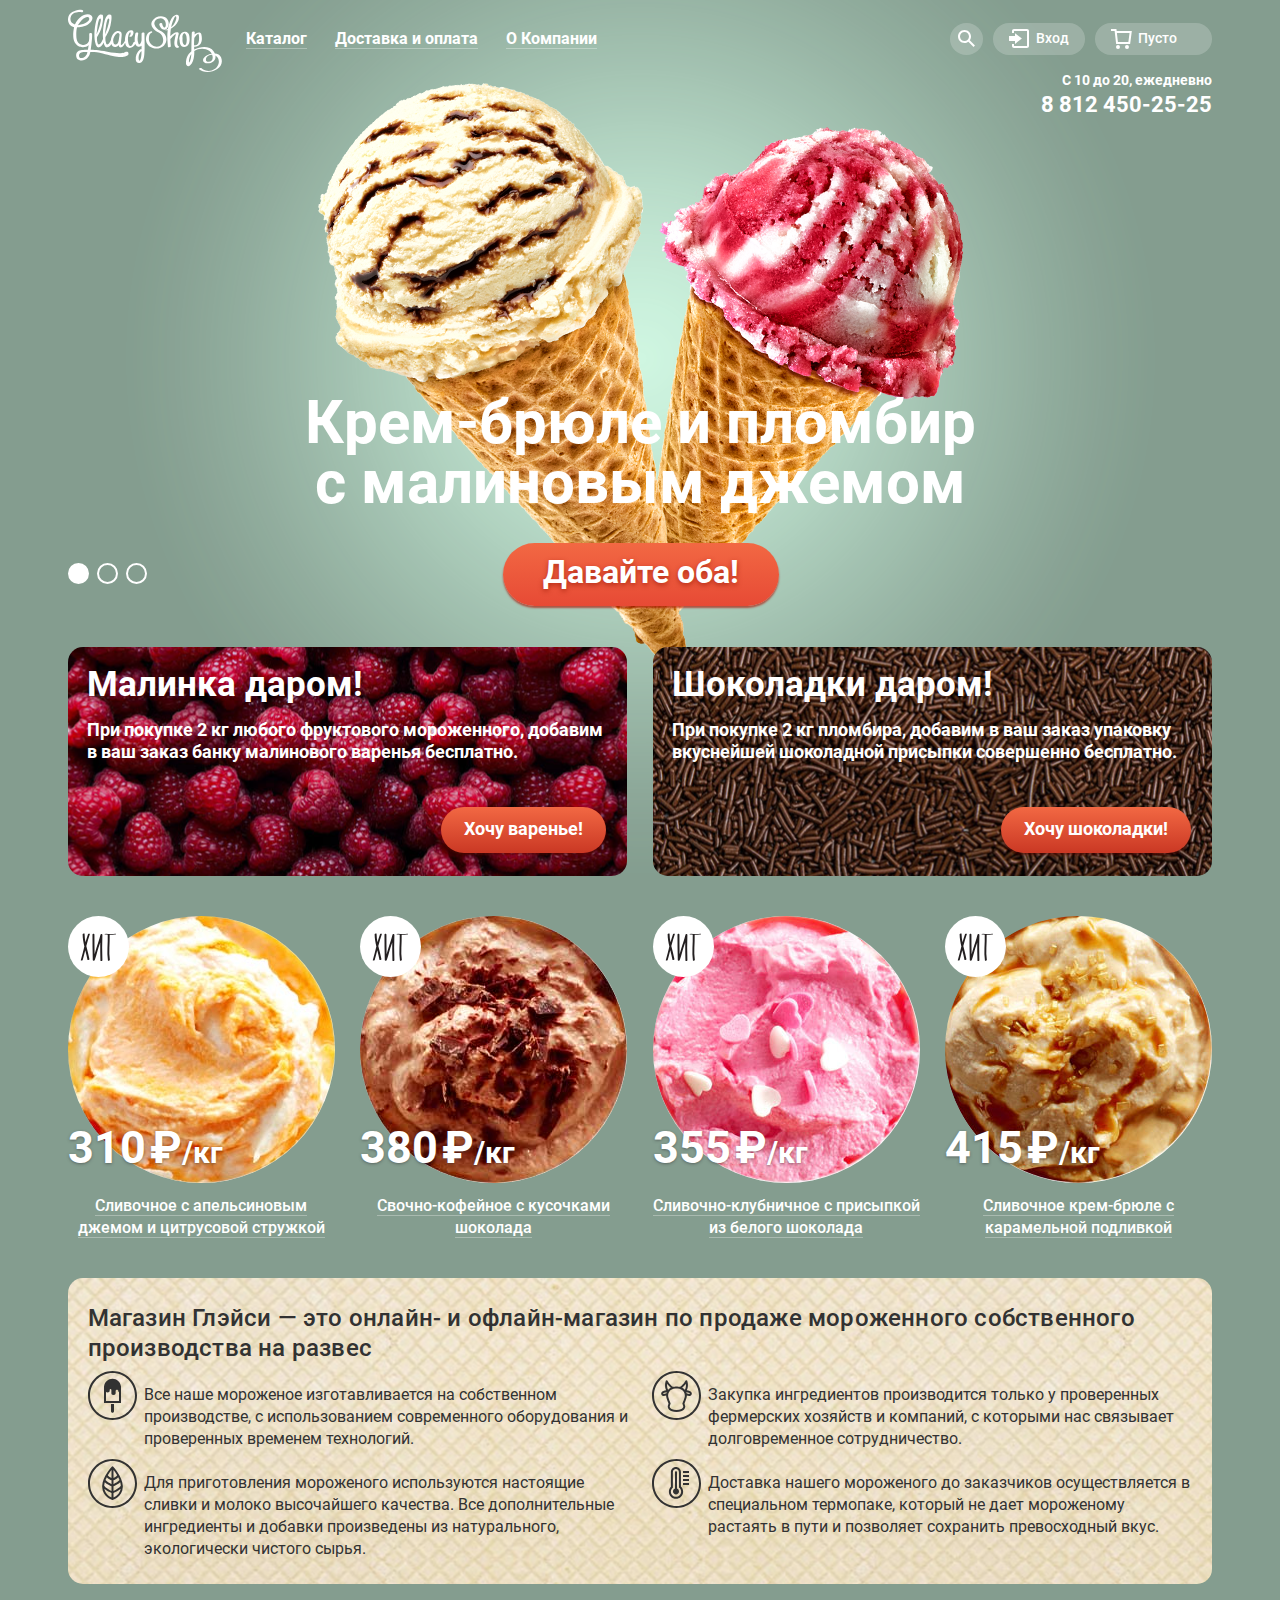
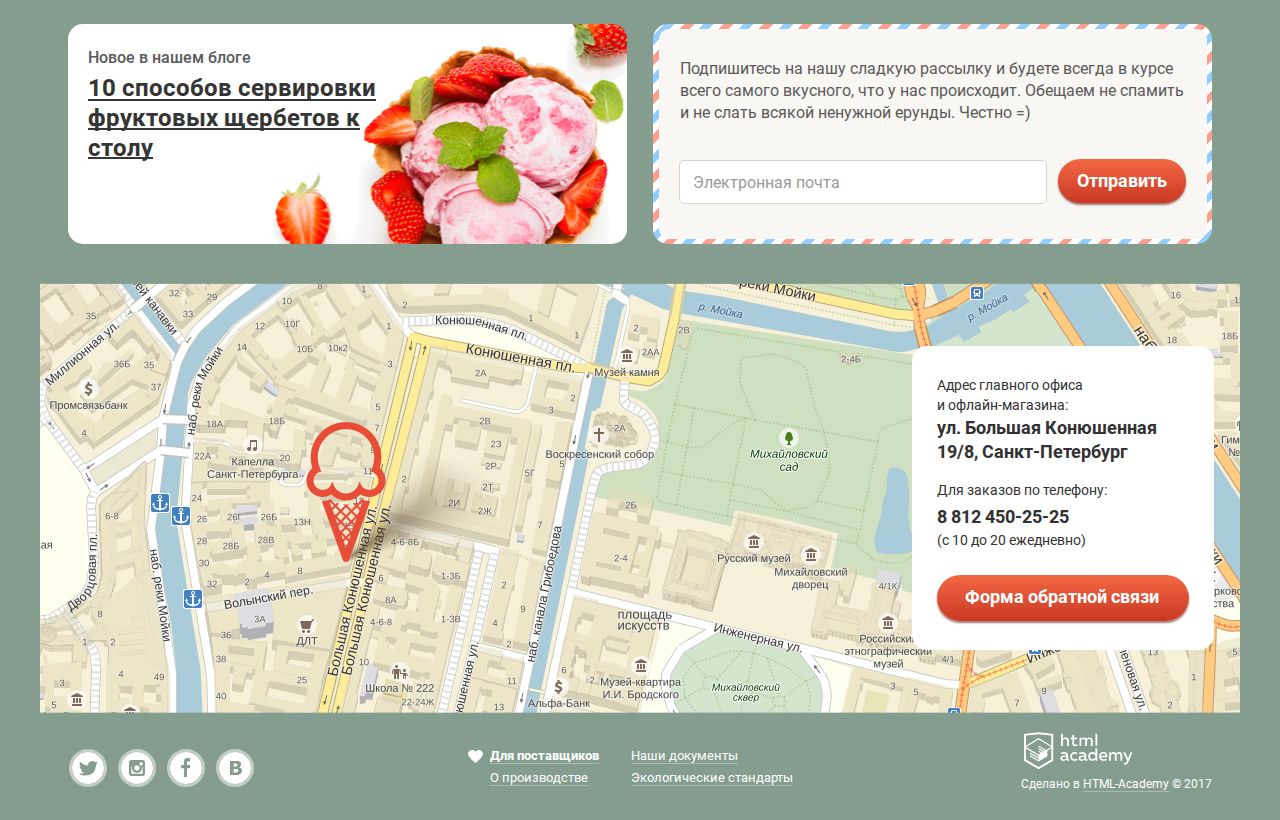
<file: index.html>
<!DOCTYPE html>
<html lang="ru">
<head>
  <meta charset="utf-8">
  <title>HTML Academy: Глейси</title>
  <link rel="stylesheet" href="css/normalize.min.css">
  <link rel="stylesheet" href="css/style.min.css">
</head>
<body class="body-bg body-bg--0">

<h1 class="visually-hidden">Магазин мороженого «Глейси»</h1>

<header class="page-header container">

  <nav class="main-nav">
    <h2 class="visually-hidden">Основная навигация</h2>
    <img src="img/logo.svg" alt="Логотип магазина мороженого «Глейси»" width="154" height="64">
    <ul class="site-nav" aria-label="Главная навигация">
      <li class="site-nav__wrap" aria-label="Каталог">
        <div class="site-nav__control-wrap">
          <a class="site-nav__control" href="#">Каталог</a>
        </div>
        <ul class="site-nav__submenu" aria-label="Позиции каталога">
          <li>
            <ul class="site-nav__inner" aria-label="Важные">
              <li class="site-nav__item site-nav__item--attention"><a href="#">Новинки</a></li>
            </ul>
            <hr>
            <ul class="site-nav__inner" aria-label="Обычные">
              <li class="site-nav__item"><a href="catalog.html">Сливочное</a></li>
              <li class="site-nav__item"><a href="#">Щербеты</a></li>
              <li class="site-nav__item"><a href="#">Фруктовый лед</a></li>
              <li class="site-nav__item"><a href="#">Мелорин</a></li>
            </ul>
          </li>
        </ul>
      </li>
      <li class="site-nav__wrap" aria-label="Доставка и оплата">
        <div class="site-nav__control-wrap">
          <a class="site-nav__control" href="#">Доставка и оплата</a>
        </div>
      </li>
      <li class="site-nav__wrap" aria-label="О Компании">
        <div class="site-nav__control-wrap">
          <a class="site-nav__control" href="#">О Компании</a>
        </div>
      </li>
    </ul>
    <ul class="user-nav" aria-label="Пользовательская навигация">
      <li class="user-nav__item" aria-label="Поиск">
        <button class="user-nav__control user-nav__control--search" aria-label="Кнопка 'Поиск'"></button>
        <ul class="user-nav__submenu user-nav__submenu--search">
          <li>
            <form class="form-search dialog" action="https://echo.htmlacademy.ru" method="post">
              <label for="search-request-field" class="visually-hidden">Поле поиска</label>
              <input type="text" name="search-request" id="search-request-field" placeholder="Что ищем?">
            </form>
          </li>
        </ul>
      </li>
      <li class="user-nav__item" aria-label="Аутентификация">
        <button class="user-nav__control user-nav__control--login">Вход</button>
        <ul class="user-nav__submenu user-nav__submenu--login">
          <li>
            <form class="form-login dialog" action="https://echo.htmlacademy.ru">
              <label for="login-email" class="visually-hidden">Электронная почта</label>
              <label for="login-password" class="visually-hidden">Пароль</label>
              <input type="email" name="email" id="login-email" placeholder="Электронная почта" required>
              <input type="password" name="password" id="login-password" placeholder="Пароль" required>
              <div class="form-login__submit">
                <button class="btn btn--usual">Войти</button>
                <div class="form-login__links">
                  <a href="#">Забыли пароль?</a>
                  <a href="#">Новая регистрация</a>
                </div>
              </div>
            </form>
          </li>
        </ul>
      </li>
      <li class="user-nav__item" aria-label="Корзина товаров">
        <button class="user-nav__control user-nav__control--basket">Пусто</button>
      </li>
    </ul>
  </nav>

  <div class="header-contacts">
    <p class="header-contacts__time">С 10 до 20, ежедневно</p>
    <p class="header-contacts__phone">8 812 450-25-25</p>
  </div>

</header>

<main>

  <div class="container">

    <section class="main-bg-slider">
      <h2 class="visually-hidden">Слайдер</h2>
      <ul class="main-bg-slider__list-of-text" id="main-bg-slider__list-of-text">
        <li class="main-bg-slider__text main-bg-slider__text--active">
          <p>Крем-брюле и пломбир с малиновым джемом</p>
        </li>
        <li class="main-bg-slider__text">
          <p>Шоколадный пломбир и лимонный сорбет</p>
        </li>
        <li class="main-bg-slider__text">
          <p>Пломбир с помадкой и клубничный щербет</p>
        </li>
      </ul>
      <div class="main-bg-slider__wrap">
        <div class="main-bg-slider__controls">
          <button class="main-bg-slider__control main-bg-slider__control--active" id="main-bg-slider__control--0" aria-label="Слайд1 - Крем-брюле и пломбир с малиновым джемом" onclick="sliderOfMainPage.change(this)"></button>
          <button class="main-bg-slider__control" id="main-bg-slider__control--1" aria-label="Слайд2 - Шоколадный пломбир и лимонный сорбет" onclick="sliderOfMainPage.change(this)"></button>
          <button class="main-bg-slider__control" id="main-bg-slider__control--2" aria-label="Слайд3 - Пломбир с помадкой и клубничный щербет" onclick="sliderOfMainPage.change(this)"></button>
        </div>
        <a href="#" class="btn btn--attract-attention">Давайте оба!</a>
      </div>
    </section>

    <section class="offers">
      <h2 class="visually-hidden">Предложения</h2>
      <article class="offer-item offer-item--raspberry">
        <h3>Малинка даром!</h3>
        <p>При покупке 2 кг любого фруктового мороженного, добавим в ваш заказ банку малинового варенья бесплатно.</p>
        <a href="#" class="btn btn--usual">Хочу варенье!</a>
      </article>
      <article class="offer-item offer-item--chocolate">
        <h3>Шоколадки даром!</h3>
        <p>При покупке 2 кг пломбира, добавим в ваш заказ упаковку вкуснейшей шоколадной присыпки совершенно бесплатно.</p>
        <a href="#" class="btn btn--usual">Хочу шоколадки!</a>
      </article>
    </section>

    <section class="hits">
      <h2 class="visually-hidden">Хиты продаж</h2>
      <ul class="catalog-list">
        <li class="catalog-item hits-item">
          <div class="quick-view">
            <div class="quick-view__wrap">
              <div class="quick-view__btn">
                <a href="#" class="btn btn--usual">Быстрый просмотр</a>
              </div>
            </div>
          </div>
          <img src="img/ice-cream/1.jpg" alt="Сливочное с апельсиновым джемом и цитрусовой стружкой" width="267" height="267">
          <p class="catalog-item__price">310<span class="rur-symbol">&#8381;</span><span class="measure-unit-kg">/кг</span></p>
          <a href="#" class="catalog-item__name">Сливочное с апельсиновым джемом и цитрусовой стружкой</a>
        </li>
        <li class="catalog-item hits-item">
          <div class="quick-view">
            <div class="quick-view__wrap">
              <div class="quick-view__btn">
                <a href="#" class="btn btn--usual">Быстрый просмотр</a>
              </div>
            </div>
          </div>
          <img src="img/ice-cream/2.jpg" alt="Свочно-кофейное с кусочками шоколада" width="267" height="267">
          <p class="catalog-item__price">380<span class="rur-symbol">&#8381;</span><span class="measure-unit-kg">/кг</span></p>
          <a href="#" class="catalog-item__name">Свочно-кофейное с кусочками шоколада</a>
        </li>
        <li class="catalog-item hits-item">
          <div class="quick-view">
            <div class="quick-view__wrap">
              <div class="quick-view__btn">
                <a href="#" class="btn btn--usual">Быстрый просмотр</a>
              </div>
            </div>
          </div>
          <img src="img/ice-cream/3.jpg" alt="Сливочно-клубничное с присыпкой из белого шоколада" width="267" height="267">
          <p class="catalog-item__price">355<span class="rur-symbol">&#8381;</span><span class="measure-unit-kg">/кг</span></p>
          <a href="#" class="catalog-item__name">Сливочно-клубничное с присыпкой из белого шоколада</a>
        </li>
        <li class="catalog-item hits-item">
          <div class="quick-view">
            <div class="quick-view__wrap">
              <div class="quick-view__btn">
                <a href="#" class="btn btn--usual">Быстрый просмотр</a>
              </div>
            </div>
          </div>
          <img src="img/ice-cream/4.jpg" alt="Сливочное крем-брюле с карамельной подливкой" width="267" height="267">
          <p class="catalog-item__price">415<span class="rur-symbol">&#8381;</span><span class="measure-unit-kg">/кг</span></p>
          <a href="#" class="catalog-item__name">Сливочное крем-брюле с карамельной подливкой</a>
        </li>
      </ul>
    </section>

    <section class="advantages">
      <h2 class="visually-hidden">Преимущества</h2>
      <p class="advantages__title">
        Магазин Глэйси &#8212; это онлайн- и офлайн-магазин по продаже мороженного собственного производства на развес
      </p>
      <ul class="advantages__list">
        <li class="advantages__item advantages__item--manufacture">
          <h3 class="visually-hidden">Собственное производство</h3>
          <p>Все наше мороженое изготавливается на собственном производстве, с использованием современного оборудования и проверенных временем технологий.</p>
        </li>
        <li class="advantages__item advantages__item--vendors">
          <h3 class="visually-hidden">Только проверенные поставщики</h3>
          <p>Закупка ингредиентов производится только у проверенных фермерских хозяйств и компаний, с которыми нас связывает долговременное сотрудничество.</p>
        </li>
        <li class="advantages__item advantages__item--quality">
          <h3 class="visually-hidden">Высочайшее качество</h3>
          <p>Для приготовления мороженого используются настоящие сливки и молоко высочайшего качества. Все дополнительные ингредиенты и добавки произведены из натурального, экологически чистого сырья.</p>
        </li>
        <li class="advantages__item advantages__item--delivery">
          <h3 class="visually-hidden">Бережная доставка</h3>
          <p>Доставка нашего мороженого до заказчиков осуществляется в специальном термопаке, который не дает мороженому растаять в пути и позволяет сохранить превосходный вкус.</p>
        </li>
      </ul>
    </section>

    <div class="news-mailing-wrap">

      <section class="news">
        <h2>Новое в нашем блоге</h2>
        <p class="news__text-wrap">
          <a href="#">
            <span class="news__line news__line--1">10 способов сервировки</span>
            <span class="news__line news__line--2">фруктовых щербетов к</span>
            <span class="news__line news__line--3">столу</span>
          </a>
        </p>
      </section>

      <section class="mailing">
        <h2 class="visually-hidden">Рассылка</h2>
        <div class="mailing-wrap">
          <p>
            Подпишитесь на нашу сладкую рассылку и будете всегда в курсе всего самого вкусного, что у нас происходит.
            Обещаем не спамить и не слать всякой ненужной ерунды. Честно =)
          </p>
          <form class="mailing-form dialog" action="https://echo.htmlacademy.ru" method="post">
            <div class="mailing-form__group">
              <label for="mailing-email" class="visually-hidden">Электронная почта</label>
              <input type="email" name="email" id="mailing-email" placeholder="Электронная почта" required>
              <button class="btn btn--usual">Отправить</button>
            </div>
          </form>
        </div>
      </section>

    </div>

  </div>

  <section class="contacts">
    <h2 class="visually-hidden">Контакты</h2>
    <img src="img/map2.png" width="1200" height="430" alt="Адрес главного офиса и офлайн-магазина: ул. Большая Конюшенная 19/8, Санкт-Петербург. Для заказов по телефону: 8 812 450-25-25 (с 10 до 20 ежедневно)">
    <div class="contacts__wrap">
      <p class="contacts__address-text">Адрес главного офиса и офлайн-магазина:</p>
      <p class="contacts__address-value">ул. Большая Конюшенная 19/8, Санкт-Петербург</p>
      <p class="contacts__phone-text">Для заказов по телефону:</p>
      <p class="contacts__phone-value">8 812 450-25-25</p>
      <p class="contacts__phone-time">(с 10 до 20 ежедневно)</p>
      <a class="btn btn--usual" onclick="feedBackModal.open(event);" href="feedback.html" target="_blank">
        Форма обратной связи
      </a>
    </div>
  </section>

  <section class="feedback" id="modal-feedback">
    <div class="feedback__content dialog" id="feedback__content">
      <h2 class="visually-hidden">Форма обратной связи</h2>
      <p>Мы обязательно вам ответим!</p>
      <button class="feedback__btn-close" aria-label="Закрыть окно" onclick="feedBackModal.close();">
        <img src="img/x-big.svg" alt="Закрыть окно" width="18" height="17">
      </button>
      <form class="feedback-form" id="feedback-form" action="https://echo.htmlacademy.ru" method="post" onsubmit="return feedBackModal.check()">
        <label for="feedback-form__name" class="visually-hidden">Как вас зовут?</label>
        <label for="feedback-form__email" class="visually-hidden">Ваша почта для ответа?</label>
        <label for="feedback-form__message" class="visually-hidden">Текст сообщения</label>
        <input type="text" name="name" id="feedback-form__name" placeholder="Как вас зовут?">
        <input type="text" name="email" id="feedback-form__email" placeholder="Ваша почта для ответа?">
        <textarea class="feedback-form__message" name="message" id="feedback-form__message" placeholder="Напишите что-нибудь..."></textarea>
        <button class="btn btn--usual feedback-form__send">Отправить</button>
      </form>
    </div>
  </section>

</main>

<footer class="page-footer container">

  <section class="footer-social">
    <h2 class="visually-hidden">«Глейси» в социальных сетях</h2>
    <ul class="footer-social__list">
      <li><a class="btn-social btn-social--tw" href="#" aria-label="Мы в сети 'Twitter'"></a></li>
      <li><a class="btn-social btn-social--in" href="#" aria-label="Мы в сети 'Instagram'"></a></li>
      <li><a class="btn-social btn-social--fb" href="#" aria-label="Мы в сети 'Facebook'"></a></li>
      <li><a class="btn-social btn-social--vk" href="#" aria-label="Мы в сети 'ВКонтакте'"></a></li>
    </ul>
  </section>

  <nav class="footer-nav">
    <h2 class="visually-hidden">Навигация подвала</h2>
    <ul class="footer-nav__list">
      <li><a class="heart" href="#">Для поставщиков</a></li>
      <li><a href="#">О производстве</a></li>
    </ul>
    <ul class="footer-nav__list">
      <li><a href="#">Наши документы</a></li>
      <li><a href="#">Экологические стандарты</a></li>
    </ul>
  </nav>

  <section class="footer-copyright">
    <h2 class="visually-hidden">Сopyright</h2>
    <p>
      <a class="footer-copyright__logo-htmlacademy" href="https://htmlacademy.ru/intensive/htmlcss" aria-label="Ссылка на лендинг интенсива «Профессиональный HTML и CSS, уровень 1»" target="_blank">
        <img src="img/logo-htmlacademy.svg" alt="Логотип HTML-Academy" width="108" height="39">
      </a>
    </p>
    <p class="footer-copyright-text">
      Сделано в <a href="https://htmlacademy.ru/intensive/htmlcss" target="_blank">HTML-Academy</a> &#169; 2017
    </p>
  </section>

</footer>

<script src="js/script.min.js"></script>
</body>
</html>
</file>
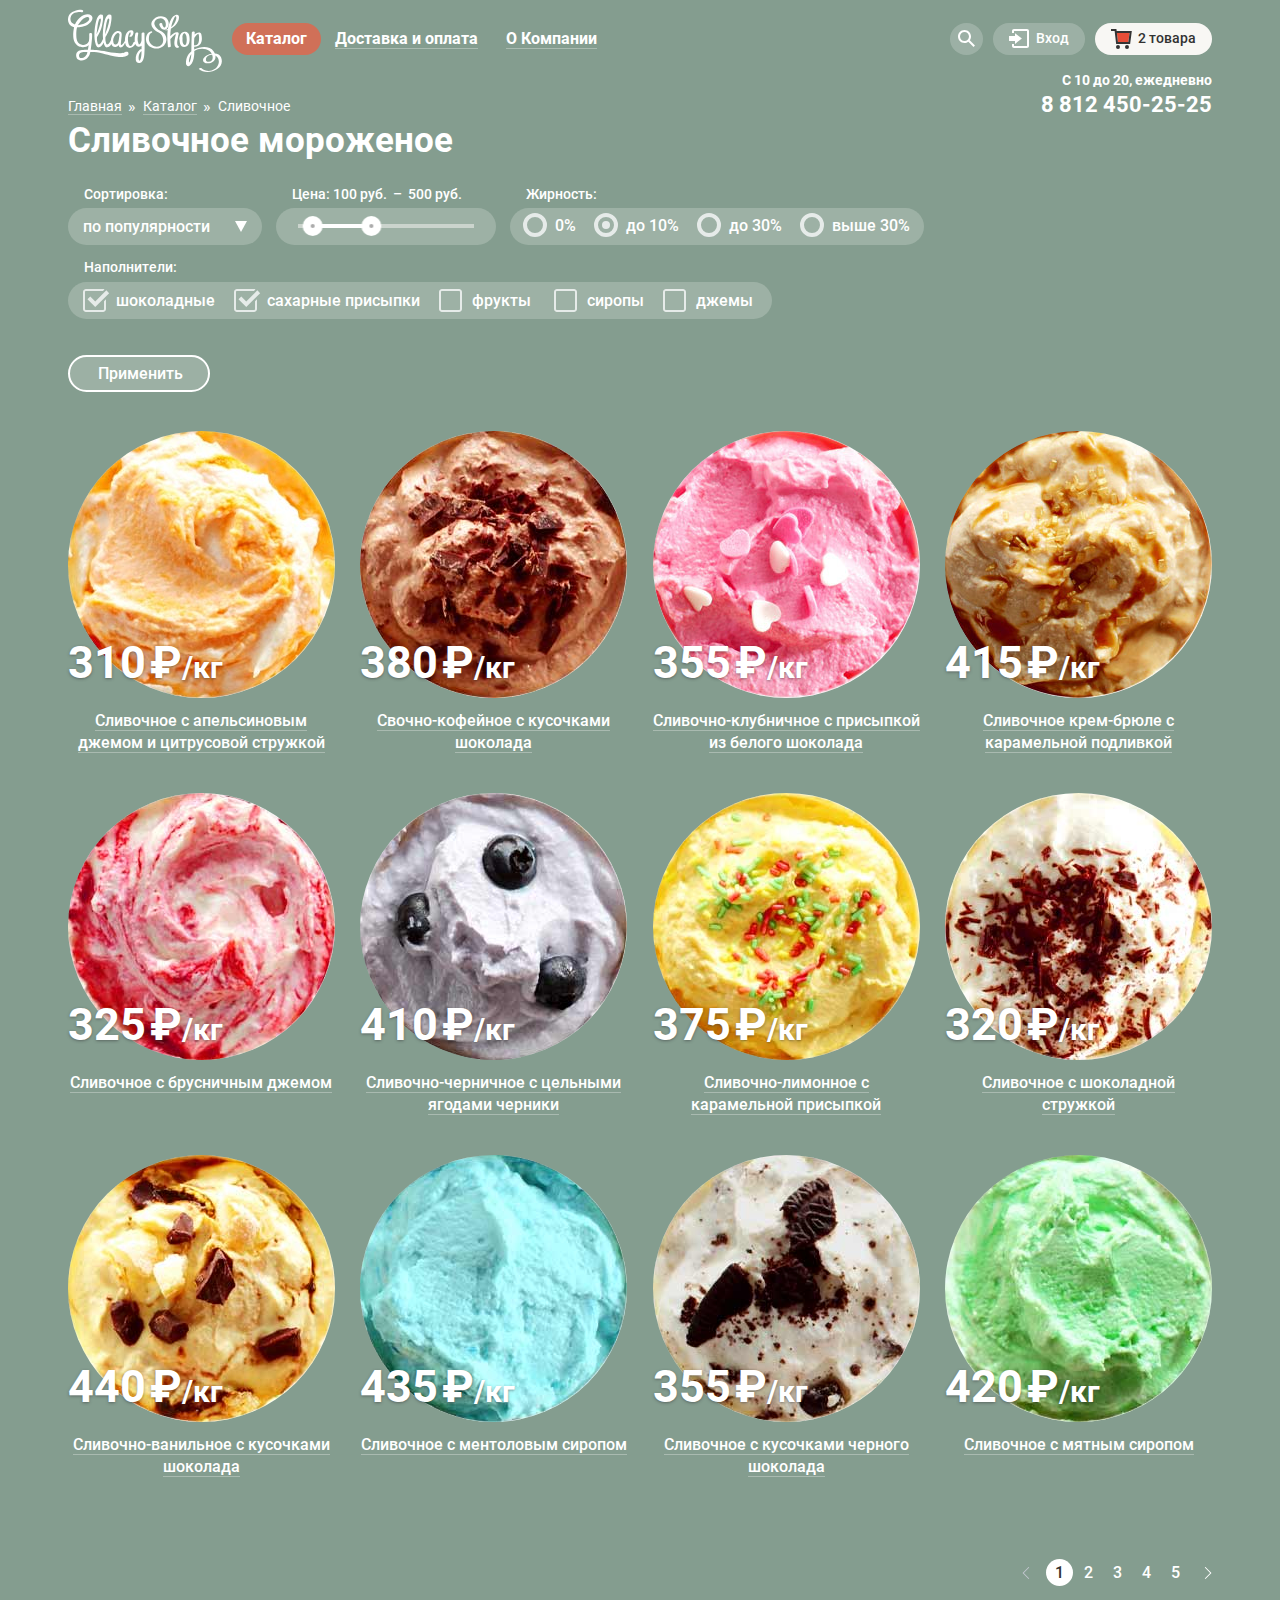
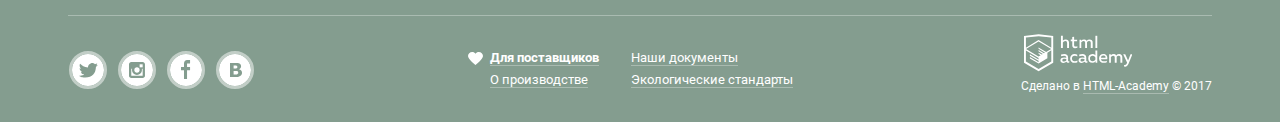
<file: catalog.html>
<!DOCTYPE html>
<html lang="ru">
<head>
  <meta charset="utf-8">
  <title>HTML Academy: Глейси</title>
  <link rel="stylesheet" href="css/normalize.min.css">
  <link rel="stylesheet" href="plugins/noUiSlider/nouislider.min.css">
  <link rel="stylesheet" href="css/style.min.css">
</head>
<body>

<h1 class="visually-hidden">Каталог мороженого «Глейси»</h1>

<header class="page-header container">

  <nav class="main-nav">
    <h2 class="visually-hidden">Основная навигация</h2>
    <a class="main-nav__logo" href="index.html">
      <img src="img/logo.svg" alt="Логотип магазина мороженого «Глейси»" width="154" height="64">
    </a>
    <ul class="site-nav" aria-label="Главная навигация">
      <li class="site-nav__wrap site-nav__wrap--current" aria-label="Каталог">
        <div class="site-nav__control-wrap">
          <a class="site-nav__control" href="#">Каталог</a>
        </div>
        <ul class="site-nav__submenu" aria-label="Позиции каталога">
          <li>
            <ul class="site-nav__inner" aria-label="Важные">
              <li class="site-nav__item site-nav__item--attention"><a href="#">Новинки</a></li>
            </ul>
            <hr>
            <ul class="site-nav__inner" aria-label="Обычные">
              <li class="site-nav__item site-nav__item--current"><a href="catalog.html">Сливочное</a></li>
              <li class="site-nav__item"><a href="#">Щербеты</a></li>
              <li class="site-nav__item"><a href="#">Фруктовый лед</a></li>
              <li class="site-nav__item"><a href="#">Мелорин</a></li>
            </ul>
          </li>
        </ul>
      </li>
      <li class="site-nav__wrap" aria-label="Доставка и оплата">
        <div class="site-nav__control-wrap">
          <a class="site-nav__control" href="#">Доставка и оплата</a>
        </div>
      </li>
      <li class="site-nav__wrap" aria-label="О Компании">
        <div class="site-nav__control-wrap">
          <a class="site-nav__control" href="#">О Компании</a>
        </div>
      </li>
    </ul>
    <ul class="user-nav" aria-label="Пользовательская навигация">
      <li class="user-nav__item" aria-label="Поиск">
        <button class="user-nav__control user-nav__control--search" aria-label="Поиск"></button>
        <ul class="user-nav__submenu user-nav__submenu--search">
          <li>
            <form class="form-search dialog" action="https://echo.htmlacademy.ru" method="post">
              <label for="search-request-field" class="visually-hidden">Поле поиска</label>
              <input type="text" name="search-request" id="search-request-field" placeholder="Что ищем?">
            </form>
          </li>
        </ul>
      </li>
      <li class="user-nav__item" aria-label="Аутентификация">
        <button class="user-nav__control user-nav__control--login">Вход</button>
        <ul class="user-nav__submenu user-nav__submenu--login">
          <li>
            <form class="form-login dialog" action="https://echo.htmlacademy.ru">
              <label for="login-email" class="visually-hidden">Электронная почта</label>
              <label for="login-password" class="visually-hidden">Пароль</label>
              <input type="email" name="email" id="login-email" placeholder="Электронная почта" required>
              <input type="password" name="password" id="login-password" placeholder="Пароль" required>
              <div class="form-login__submit">
                <button class="btn btn--usual">Войти</button>
                <div class="form-login__links">
                  <a href="#">Забыли пароль?</a>
                  <a href="#">Новая регистрация</a>
                </div>
              </div>
            </form>
          </li>
        </ul>
      </li>
      <li class="user-nav__item user-nav__item--basket-not-empty" aria-label="Корзина товаров">
        <button class="user-nav__control user-nav__control--basket">2 товара</button>
        <ul class="user-nav__submenu user-nav__submenu--basket dialog">
          <li class="user-nav__basket">
            <table class="basket-table">
              <tr>
                <td class="basket-table__delete">
                  <button class="basket-table__btn-delete" aria-label="Удалить из корзины"></button>
                </td>
                <td class="basket-table__item-pic">
                  <img src="img/ice-cream/b-1.jpg" alt="Пломбир с апельсиновым джемом" width="33" height="33">
                </td>
                <td class="basket-table__item-name">Пломбир с апельсиновым джемом</td>
                <td class="basket-table__calc">1,5 кг x <span class="basket-table__item-price">200 руб.</span></td>
                <td class="basket-table__item-cost">300 руб.</td>
              </tr>
              <tr>
                <td class="basket-table__delete">
                  <button class="basket-table__btn-delete" aria-label="Удалить из корзины"></button>
                </td>
                <td class="basket-table__item-pic">
                  <img src="img/ice-cream/b-2.jpg" alt="Клубничный пломбир с присыпкой из белого шоколада" width="33" height="33">
                </td>
                <td class="basket-table__item-name">Клубничный пломбир с присыпкой из белого шоколада</td>
                <td class="basket-table__calc">1,5 кг x <span class="basket-table__item-price">300 руб.</span></td>
                <td class="basket-table__item-cost">450 руб.</td>
              </tr>
            </table>
            <div class="total">
              <p class="total-txt">Итого: 750 руб.</p>
            </div>
            <a class="btn btn--usual place-order" href="#">Оформить заказ</a>
          </li>
        </ul>
      </li>
    </ul>
  </nav>

  <div class="header-contacts">
    <p class="header-contacts__time">С 10 до 20, ежедневно</p>
    <p class="header-contacts__phone">8 812 450-25-25</p>
  </div>

</header>

<main class="container">

  <nav class="breadcrumbs-nav">
    <h2 class="visually-hidden">Навигация - «Хлебные крошки»</h2>
    <ul class="breadcrumbs-nav__list">
      <li class="breadcrumbs-nav__item"><a href="index.html">Главная</a></li>
      <li class="breadcrumbs-nav__item"><a href="catalog.html">Каталог</a></li>
      <li class="breadcrumbs-nav__item breadcrumbs-nav__item--active"><a>Сливочное</a></li>
    </ul>
  </nav>

  <h2 class="catalog-main-header">Сливочное мороженое</h2>

  <aside class="catalog-filters">
    <h3 class="visually-hidden">Фильтры каталога</h3>
    <form class="filters-form" action="https://echo.htmlacademy.ru" method="post">
      <ul class="filters-form__list">
        <li class="filters-form__group" aria-label="Порядок сортировки">
          <label class="filters-form__title" for="filters-form__sort">Сортировка:</label>
          <div class="filters-form__sort-wrap">
            <select class="filters-form__wrap filters-form__sort" name="sort" id="filters-form__sort">
              <option value="by-popular" selected>по популярности</option>
              <option value="by-cheap">сначала недорогие</option>
              <option value="by-expensive">сначала дорогие</option>
              <option value="by-fat">по жирности</option>
            </select>
          </div>
        </li>
        <li class="filters-form__group" aria-label="Диапазон цены">
          <fieldset>
            <legend class="filters-form__title">
              Цена: <span id="filters-form__price-range-text-lower-value">100</span> руб.
              &nbsp;–&nbsp;
              <span id="filters-form__price-range-text-upper-value">500</span> руб.
            </legend>
            <label class="visually-hidden" for="filters-form__price-range-low">Нижняя граница цены</label>
            <label class="visually-hidden" for="filters-form__price-range-high">Верхняя граница цены</label>
            <input class="visually-hidden" type="number" name="price-range-low" id="filters-form__price-range-low" value="100" tabindex="-1">
            <input class="visually-hidden" type="number" name="price-range-high" id="filters-form__price-range-high" value="500" tabindex="-1">

            <div class="filters-form__wrap filters-form__wrap--price-range">

              <div class="noUi-target noUi-ltr noUi-horizontal" id="dual-band-range">
                <!-- Внутренность только для отображения, если не работает JS -->
                <div class="noUi-base">
                  <div class="noUi-connects">
                    <div class="noUi-connect" style="transform: translate(8.33333%, 0px) scale(0.333333, 1);"></div>
                  </div>
                  <div class="noUi-origin" style="transform: translate(-91.6667%, 0px); z-index: 5;">
                    <div class="noUi-handle noUi-handle-lower" data-handle="0" tabindex="0" role="slider" aria-orientation="horizontal" aria-valuemin="0.0" aria-valuemax="41.7" aria-valuenow="8.3" aria-valuetext="100.00"></div>
                  </div>
                  <div class="noUi-origin" style="transform: translate(-58.3333%, 0px); z-index: 6;">
                    <div class="noUi-handle noUi-handle-upper" data-handle="1" tabindex="0" role="slider" aria-orientation="horizontal" aria-valuemin="8.3" aria-valuemax="100.0" aria-valuenow="41.7" aria-valuetext="500.00"></div>
                  </div>
                </div>
                <!-- Внутренность только для отображения, если не работает JS -->
              </div>

            </div>

            <!--<div class="filters-form__wrap filters-form__wrap&#45;&#45;price-range">-->
            <!--<div class="filters-form__price-range-low">-->
            <!--<span class="track"></span>-->
            <!--<span class="thumb" tabindex="0"></span>-->
            <!--</div>-->
            <!--<div class="filters-form__price-range-between">-->
            <!--<span class="track"></span>-->
            <!--</div>-->
            <!--<div class="filters-form__price-range-high">-->
            <!--<span class="track"></span>-->
            <!--<span class="thumb" tabindex="0"></span>-->
            <!--</div>-->
            <!--</div>-->

          </fieldset>
        </li>
        <li class="filters-form__group" aria-label="Жирность">
          <label class="filters-form__title">Жирность:</label>
          <ul class="filters-form__wrap filters-form__wrap--fat-content">
            <li class="filters-form__fat-content-item">
              <input class="filters-form__fat-content-input visually-hidden" type="radio" name="fat-content" id="fat-content-0" value="0">
              <label for="fat-content-0">0%</label>
            </li>
            <li class="filters-form__fat-content-item">
              <input class="filters-form__fat-content-input visually-hidden" type="radio" name="fat-content" id="fat-content-to10" value="to10" checked>
              <label for="fat-content-to10">до 10%</label>
            </li>
            <li class="filters-form__fat-content-item">
              <input class="filters-form__fat-content-input visually-hidden" type="radio" name="fat-content" id="fat-content-to30" value="to30">
              <label for="fat-content-to30">до 30%</label>
            </li>
            <li class="filters-form__fat-content-item">
              <input class="filters-form__fat-content-input visually-hidden" type="radio" name="fat-content" id="fat-content-over30" value="over30">
              <label for="fat-content-over30">выше 30%</label>
            </li>
          </ul>
        </li>
        <li class="filters-form__group filters-form__group--fillers" aria-label="Наполнители">
          <label class="filters-form__title filters-form__title--fillers">Наполнители:</label>
          <ul class="filters-form__wrap filters-form__wrap--fillers">
            <li class="filters-form__fillers-item">
              <input class="filters-form__fillers-input visually-hidden" type="checkbox" name="filler-chocolate" id="filters-form__fillers-input--chocolate" checked>
              <label for="filters-form__fillers-input--chocolate">шоколадные</label>
            </li>
            <li class="filters-form__fillers-item">
              <input class="filters-form__fillers-input visually-hidden" type="checkbox" name="filler-sugar-powder" id="filters-form__fillers-input--sugar-powder" checked>
              <label for="filters-form__fillers-input--sugar-powder">сахарные присыпки</label>
            </li>
            <li class="filters-form__fillers-item filters-form__fillers-item--checkbox-group-fruit">
              <input class="filters-form__fillers-input visually-hidden" type="checkbox" name="filler-fruit" id="filters-form__fillers-input--fruit">
              <label for="filters-form__fillers-input--fruit">фрукты</label>
            </li>
            <li class="filters-form__fillers-item">
              <input class="filters-form__fillers-input visually-hidden" type="checkbox" name="filler-sirup" id="filters-form__fillers-input--sirup">
              <label for="filters-form__fillers-input--sirup">сиропы</label>
            </li>
            <li class="filters-form__fillers-item">
              <input class="filters-form__fillers-input visually-hidden" type="checkbox" name="filler-jam" id="filters-form__fillers-input--jam">
              <label for="filters-form__fillers-input--jam">джемы</label>
            </li>
          </ul>
        </li>
        <li class="filters-form__group filters-form__group--submit" aria-label="Блок отправки формы">
          <button class="filters-form__submit">Применить</button>
        </li>
      </ul>
    </form>
  </aside>

  <section class="catalog">

    <h3 class="visually-hidden">Каталог</h3>

    <ul class="catalog-list">
      <li class="catalog-item">
        <div class="quick-view">
          <div class="quick-view__wrap">
            <div class="quick-view__btn">
              <a href="#" class="btn btn--usual">Быстрый просмотр</a>
            </div>
          </div>
        </div>
        <img src="img/ice-cream/1.jpg" alt="Сливочное с апельсиновым джемом и цитрусовой стружкой" width="267" height="267">
        <p class="catalog-item__price">310<span class="rur-symbol">&#8381;</span><span class="measure-unit-kg">/кг</span></p>
        <a href="#" class="catalog-item__name">Сливочное с апельсиновым джемом и цитрусовой стружкой</a>
      </li>
      <li class="catalog-item">
        <div class="quick-view">
          <div class="quick-view__wrap">
            <div class="quick-view__btn">
              <a href="#" class="btn btn--usual">Быстрый просмотр</a>
            </div>
          </div>
        </div>
        <img src="img/ice-cream/2.jpg" alt="Свочно-кофейное с кусочками шоколада" width="267" height="267">
        <p class="catalog-item__price">380<span class="rur-symbol">&#8381;</span><span class="measure-unit-kg">/кг</span></p>
        <a href="#" class="catalog-item__name">Свочно-кофейное с кусочками шоколада</a>
      </li>
      <li class="catalog-item">
        <div class="quick-view">
          <div class="quick-view__wrap">
            <div class="quick-view__btn">
              <a href="#" class="btn btn--usual">Быстрый просмотр</a>
            </div>
          </div>
        </div>
        <img src="img/ice-cream/3.jpg" alt="Сливочно-клубничное с присыпкой из белого шоколада" width="267" height="267">
        <p class="catalog-item__price">355<span class="rur-symbol">&#8381;</span><span class="measure-unit-kg">/кг</span></p>
        <a href="#" class="catalog-item__name">Сливочно-клубничное с присыпкой из белого шоколада</a>
      </li>
      <li class="catalog-item">
        <div class="quick-view">
          <div class="quick-view__wrap">
            <div class="quick-view__btn">
              <a href="#" class="btn btn--usual">Быстрый просмотр</a>
            </div>
          </div>
        </div>
        <img src="img/ice-cream/4.jpg" alt="Сливочное крем-брюле с карамельной подливкой" width="267" height="267">
        <p class="catalog-item__price">415<span class="rur-symbol">&#8381;</span><span class="measure-unit-kg">/кг</span></p>
        <a href="#" class="catalog-item__name">Сливочное крем-брюле с карамельной подливкой</a>
      </li>

      <li class="catalog-item">
        <div class="quick-view">
          <div class="quick-view__wrap">
            <div class="quick-view__btn">
              <a href="#" class="btn btn--usual">Быстрый просмотр</a>
            </div>
          </div>
        </div>
        <img src="img/ice-cream/5.jpg" alt="Сливочное с брусничным джемом" width="267" height="267">
        <p class="catalog-item__price">325<span class="rur-symbol">&#8381;</span><span class="measure-unit-kg">/кг</span></p>
        <a href="#" class="catalog-item__name">Сливочное с брусничным джемом</a>
      </li>
      <li class="catalog-item">
        <div class="quick-view">
          <div class="quick-view__wrap">
            <div class="quick-view__btn">
              <a href="#" class="btn btn--usual">Быстрый просмотр</a>
            </div>
          </div>
        </div>
        <img src="img/ice-cream/6.jpg" alt="Сливочно-черничное с цельными ягодами черники" width="267" height="267">
        <p class="catalog-item__price">410<span class="rur-symbol">&#8381;</span><span class="measure-unit-kg">/кг</span></p>
        <a href="#" class="catalog-item__name">Сливочно-черничное с цельными ягодами черники</a>
      </li>
      <li class="catalog-item">
        <div class="quick-view">
          <div class="quick-view__wrap">
            <div class="quick-view__btn">
              <a href="#" class="btn btn--usual">Быстрый просмотр</a>
            </div>
          </div>
        </div>
        <img src="img/ice-cream/7.jpg" alt="Сливочно-лимонное с карамельной присыпкой" width="267" height="267">
        <p class="catalog-item__price">375<span class="rur-symbol">&#8381;</span><span class="measure-unit-kg">/кг</span></p>
        <a href="#" class="catalog-item__name">Сливочно-лимонное с карамельной присыпкой</a>
      </li>
      <li class="catalog-item">
        <div class="quick-view">
          <div class="quick-view__wrap">
            <div class="quick-view__btn">
              <a href="#" class="btn btn--usual">Быстрый просмотр</a>
            </div>
          </div>
        </div>
        <img src="img/ice-cream/8.jpg" alt="Сливочное с шоколадной стружкой" width="267" height="267">
        <p class="catalog-item__price">320<span class="rur-symbol">&#8381;</span><span class="measure-unit-kg">/кг</span></p>
        <a href="#" class="catalog-item__name">Сливочное с шоколадной стружкой</a>
      </li>

      <li class="catalog-item">
        <div class="quick-view">
          <div class="quick-view__wrap">
            <div class="quick-view__btn">
              <a href="#" class="btn btn--usual">Быстрый просмотр</a>
            </div>
          </div>
        </div>
        <img src="img/ice-cream/9.jpg" alt="Сливочно-ванильное с кусочками шоколада" width="267" height="267">
        <p class="catalog-item__price">440<span class="rur-symbol">&#8381;</span><span class="measure-unit-kg">/кг</span></p>
        <a href="#" class="catalog-item__name">Сливочно-ванильное с кусочками шоколада</a>
      </li>
      <li class="catalog-item">
        <div class="quick-view">
          <div class="quick-view__wrap">
            <div class="quick-view__btn">
              <a href="#" class="btn btn--usual">Быстрый просмотр</a>
            </div>
          </div>
        </div>
        <img src="img/ice-cream/10.jpg" alt="Сливочноe с ментоловым сиропом" width="267" height="267">
        <p class="catalog-item__price">435<span class="rur-symbol">&#8381;</span><span class="measure-unit-kg">/кг</span></p>
        <a href="#" class="catalog-item__name">Сливочноe с ментоловым сиропом</a>
      </li>
      <li class="catalog-item">
        <div class="quick-view">
          <div class="quick-view__wrap">
            <div class="quick-view__btn">
              <a href="#" class="btn btn--usual">Быстрый просмотр</a>
            </div>
          </div>
        </div>
        <img src="img/ice-cream/11.jpg" alt="Сливочное с кусочками черного шоколада" width="267" height="267">
        <p class="catalog-item__price">355<span class="rur-symbol">&#8381;</span><span class="measure-unit-kg">/кг</span></p>
        <a href="#" class="catalog-item__name">Сливочное с кусочками черного шоколада</a>
      </li>
      <li class="catalog-item">
        <div class="quick-view">
          <div class="quick-view__wrap">
            <div class="quick-view__btn">
              <a href="#" class="btn btn--usual">Быстрый просмотр</a>
            </div>
          </div>
        </div>
        <img src="img/ice-cream/12.jpg" alt="Сливочное с мятным сиропом" width="267" height="267">
        <p class="catalog-item__price">420<span class="rur-symbol">&#8381;</span><span class="measure-unit-kg">/кг</span></p>
        <a href="#" class="catalog-item__name">Сливочное с мятным сиропом</a>
      </li>
    </ul>

  </section>

  <nav class="pag">
    <h3 class="visually-hidden">Переключатель страниц каталога</h3>
    <a class="pag__prev pag__prev--not-active" href="#" aria-label="Предыдущая страница"></a>
    <a class="pag__page pag__page--current" href="#">1</a>
    <a class="pag__page" href="#">2</a>
    <a class="pag__page" href="#">3</a>
    <a class="pag__page" href="#">4</a>
    <a class="pag__page" href="#">5</a>
    <a class="pag__next" href="#" aria-label="Следующая страница"></a>
  </nav>

</main>

<footer class="page-footer page-footer--bordered container">

  <section class="footer-social">
    <h2 class="visually-hidden">«Глейси» в социальных сетях</h2>
    <ul class="footer-social__list">
      <li><a class="btn-social btn-social--tw" href="#" aria-label="Мы в сети 'Twitter'"></a></li>
      <li><a class="btn-social btn-social--in" href="#" aria-label="Мы в сети 'Instagram'"></a></li>
      <li><a class="btn-social btn-social--fb" href="#" aria-label="Мы в сети 'Facebook'"></a></li>
      <li><a class="btn-social btn-social--vk" href="#" aria-label="Мы в сети 'ВКонтакте'"></a></li>
    </ul>
  </section>

  <nav class="footer-nav">
    <h2 class="visually-hidden">Навигация подвала</h2>
    <ul class="footer-nav__list">
      <li><a class="heart" href="#">Для поставщиков</a></li>
      <li><a href="#">О производстве</a></li>
    </ul>
    <ul class="footer-nav__list">
      <li><a href="#">Наши документы</a></li>
      <li><a href="#">Экологические стандарты</a></li>
    </ul>
  </nav>

  <section class="footer-copyright">
    <h2 class="visually-hidden">Сopyright</h2>
    <p>
      <a class="footer-copyright__logo-htmlacademy" href="https://htmlacademy.ru/intensive/htmlcss" aria-label="Ссылка на лендинг интенсива «Профессиональный HTML и CSS, уровень 1»" target="_blank">
        <img src="img/logo-htmlacademy.svg" alt="Логотип HTML-Academy" width="108" height="39">
      </a>
    </p>
    <p class="footer-copyright-text">
      Сделано в <a href="https://htmlacademy.ru/intensive/htmlcss" target="_blank">HTML-Academy</a> &#169; 2017
    </p>
  </section>

</footer>

<script src="plugins/noUiSlider/nouislider.min.js"></script>
<script src="js/noUI-use.min.js"></script>
</body>
</html>
</file>
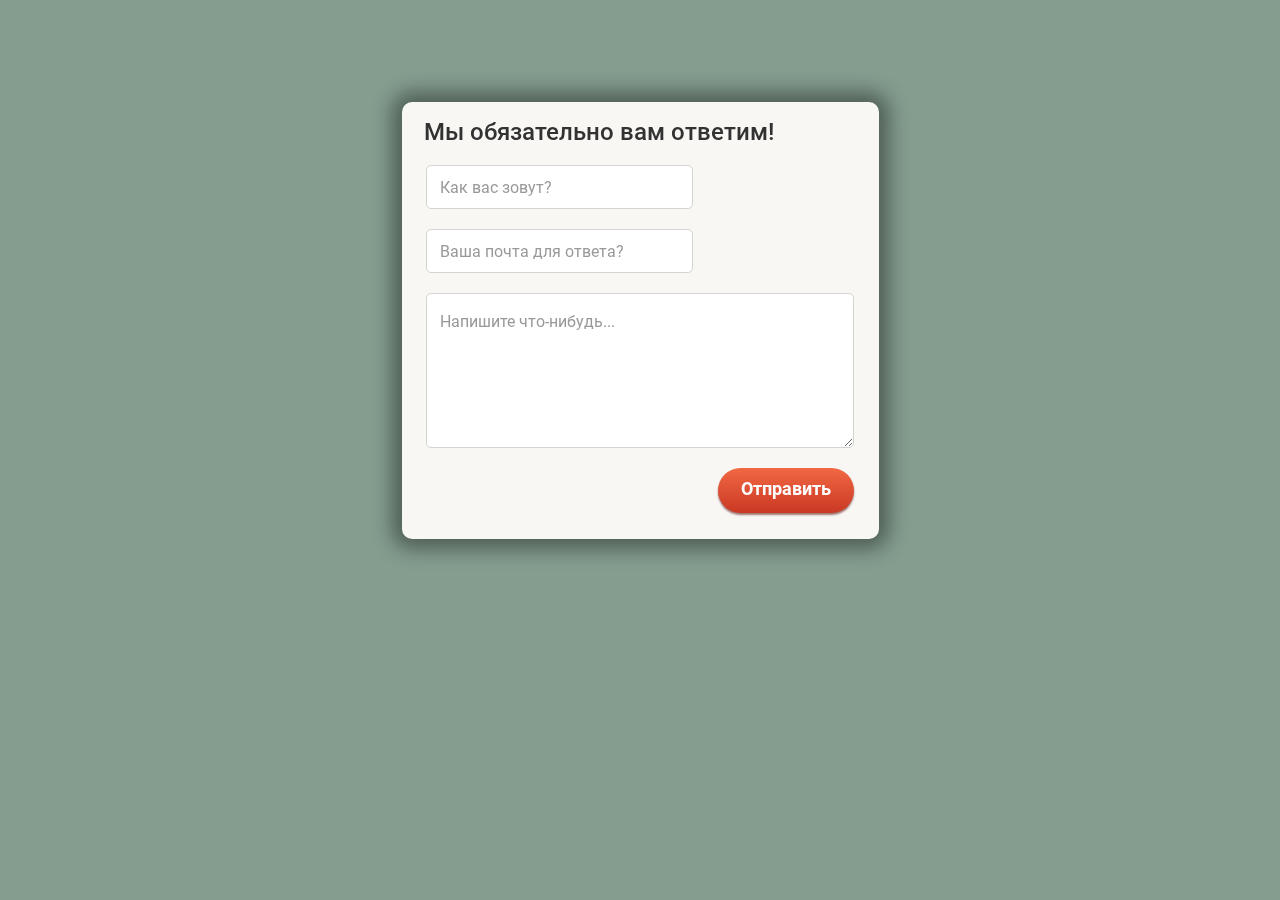
<file: feedback.html>
<!DOCTYPE html>
<html lang="ru">
<head>
  <meta charset="utf-8">
  <title>HTML Academy: Глейси</title>
  <link rel="stylesheet" href="css/normalize.min.css">
  <link rel="stylesheet" href="css/style.min.css">
</head>
<body>

<section class="feedback feedback--no-js" id="modal-feedback">
  <div class="feedback__content dialog" id="feedback__content">
    <h2 class="visually-hidden">Форма обратной связи</h2>
    <p>Мы обязательно вам ответим!</p>
    <form class="feedback-form" id="feedback-form" action="https://echo.htmlacademy.ru" method="post">
      <label for="feedback-form__name" class="visually-hidden">Как вас зовут?</label>
      <label for="feedback-form__email" class="visually-hidden">Ваша почта для ответа?</label>
      <label for="feedback-form__message" class="visually-hidden">Текст сообщения</label>
      <input type="text" name="name" id="feedback-form__name" placeholder="Как вас зовут?" required>
      <input type="email" name="email" id="feedback-form__email" placeholder="Ваша почта для ответа?" required>
      <textarea class="feedback-form__message" name="message" id="feedback-form__message" placeholder="Напишите что-нибудь..." required></textarea>
      <button class="btn btn--usual">Отправить</button>
    </form>
  </div>
</section>

</body>
</html>
</file>
<file: css/style.min.css>
@font-face{font-family:'Roboto';font-weight:400;font-style:normal;src:local('Roboto Regular'),local('Roboto-Regular'),url(../assets/fonts/roboto-regular.eot?#iefix) format('embedded-opentype'),url(../assets/fonts/roboto-regular.woff) format('woff'),url(../assets/fonts/roboto-regular.woff2) format('woff2'),url(../assets/fonts/roboto-regular.ttf) format('truetype'),url(../assets/fonts/roboto-regular.svg#roboto-regular) format('svg')}@font-face{font-family:'Roboto';font-weight:400;font-style:italic;src:local('Roboto Italic'),local('Roboto-Italic'),url(../assets/fonts/roboto-italic.eot?#iefix) format('embedded-opentype'),url(../assets/fonts/roboto-italic.woff) format('woff'),url(../assets/fonts/roboto-italic.woff2) format('woff2'),url(../assets/fonts/roboto-italic.ttf) format('truetype'),url(../assets/fonts/roboto-italic.svg#roboto-italic) format('svg')}@font-face{font-family:'Roboto';font-weight:500;font-style:normal;src:local('Roboto Medium'),local('Roboto-Medium'),url(../assets/fonts/roboto-medium.eot?#iefix) format('embedded-opentype'),url(../assets/fonts/roboto-medium.woff) format('woff'),url(../assets/fonts/roboto-medium.woff2) format('woff2'),url(../assets/fonts/roboto-medium.ttf) format('truetype'),url(../assets/fonts/roboto-medium.svg#roboto-medium) format('svg')}@font-face{font-family:'Roboto';font-weight:500;font-style:italic;src:local('Roboto Medium Italic'),local('Roboto-MediumItalic'),url(../assets/fonts/roboto-medium-italic.eot?#iefix) format('embedded-opentype'),url(../assets/fonts/roboto-medium-italic.woff) format('woff'),url(../assets/fonts/roboto-medium-italic.woff2) format('woff2'),url(../assets/fonts/roboto-medium-italic.ttf) format('truetype'),url(../assets/fonts/roboto-medium-italic.svg#roboto-medium-italic) format('svg')}@font-face{font-family:'Roboto';font-weight:700;font-style:normal;src:local('Roboto Bold'),local('Roboto-Bold'),url(../assets/fonts/roboto-bold.eot?#iefix) format('embedded-opentype'),url(../assets/fonts/roboto-bold.woff) format('woff'),url(../assets/fonts/roboto-bold.woff2) format('woff2'),url(../assets/fonts/roboto-bold.ttf) format('truetype'),url(../assets/fonts/roboto-bold.svg#roboto-bold) format('svg')}@font-face{font-family:'Roboto';font-weight:700;font-style:italic;src:local('Roboto Bold Italic'),local('Roboto-BoldItalic'),url(../assets/fonts/roboto-bold-italic.eot?#iefix) format('embedded-opentype'),url(../assets/fonts/roboto-bold-italic.woff) format('woff'),url(../assets/fonts/roboto-bold-italic.woff2) format('woff2'),url(../assets/fonts/roboto-bold-italic.ttf) format('truetype'),url(../assets/fonts/roboto-bold-italic.svg#roboto-bold-italic) format('svg')}body{min-width:900px;max-width:1200px;box-sizing:border-box;padding:0;margin:0 auto;font-family:Roboto,'Helvetica Neue',Helvetica,sans-serif;font-size:16px;line-height:18px;color:#fff;background-color:#849d8f}.container{width:100%;box-sizing:border-box;margin:0 auto;padding:0 2.3%;display:flex;flex-direction:column;justify-content:flex-start;align-items:flex-start}a{font-weight:500;font-size:16px;line-height:18px;color:#fff;text-decoration:none;border-bottom:1px solid rgba(255,255,255,.3)}a:hover,a:focus,a:active{color:#ffbc9e;border-bottom:1px solid rgba(255,188,158,.3);cursor:pointer}.btn{display:inline-block;vertical-align:middle;box-sizing:border-box;color:#fff;border:0;cursor:pointer;overflow:hidden;position:relative}.btn:hover,.btn:focus{border:0}.btn--usual{border-radius:30px;padding:10px 23px 12px;background-image:linear-gradient(to top,#ca3824 0%,#f26843 100%);box-shadow:0 2px 2px 0 rgba(85,8,0,.54);font-weight:700;font-size:18px;line-height:24px}.btn--usual:hover,.btn--usual:focus{color:#fefefe;background:linear-gradient(to top,#e74a35 0%,#f26843 100%);box-shadow:0 1px 2px 0 #ac1000}.btn--usual:hover:before,.btn--usual:focus:before{content:'';position:absolute;top:0;left:0;display:block;width:300px;height:100px;background-color:rgba(255,255,255,.2)}.btn--usual:active{color:#fceeec;background-image:linear-gradient(to top,#f26843,#e74a35);box-shadow:inset 0 2px 2px 0 #942718}.btn--usual:active:before{content:'';position:absolute;top:0;left:0;display:block;width:300px;height:100px;background-color:rgba(0,0,0,.07)}.btn--attract-attention{padding:7px 40px 12px;margin-top:1px;margin-bottom:1px;border-radius:40px;background-image:linear-gradient(to top,#e74a35,#f26843);box-shadow:0 2px 2px 0 rgba(172,16,0,.64);font-weight:700;font-size:32px;line-height:44px;text-shadow:0 2px 5px rgba(160,32,11,.76)}.btn--attract-attention:hover,.btn--attract-attention:focus{color:#fff;background-image:linear-gradient(to top,#e74a35 0%,#f26843 100%);box-shadow:0 2px 2px 0 #ac1000}.btn--attract-attention:hover:before,.btn--attract-attention:focus:before{content:'';position:absolute;top:0;left:0;display:block;width:300px;height:100px;background-color:rgba(255,255,255,.2)}.btn--attract-attention:active{color:#fceeec;background-image:linear-gradient(to top,#f26843 0%,#e74a35 100%);box-shadow:inset 0 2px 2px 0 #942718}.btn--attract-attention:active:before{content:'';position:absolute;top:0;left:0;display:block;width:300px;height:100px;background-color:rgba(0,0,0,.07)}.dialog{border:0;border-radius:10px;color:#323232;background-color:#f8f7f4}.dialog a{border-bottom:1px solid rgba(50,50,50,.3);font-weight:500;font-size:16px;line-height:18px;color:#323232;text-decoration:none}.dialog a:hover,.dialog a:active{border-bottom:1px solid rgba(232,77,55,.3);color:#e84d37;cursor:pointer}.dialog input,.dialog textarea{box-sizing:border-box;width:267px;height:44px;padding:13px;margin:0 0 20px 0;border-radius:5px;border:1px solid #d3d3d2;font-weight:700;font-size:16px;line-height:24px}.dialog input:hover,.dialog textarea:hover{padding:12px;border:2px solid #c7c6c5;outline:0}.dialog input:focus,.dialog textarea:focus{padding:12px;border:2px solid #8fbdec;outline:0}.dialog input::-webkit-input-placeholder,.dialog textarea::-webkit-input-placeholder{padding-top:7px;font-weight:400;font-size:16px;line-height:16px;color:#999}.dialog input:-moz-placeholder,.dialog textarea:-moz-placeholder{font-weight:400;font-size:16px;line-height:16px;color:#999;opacity:1}.dialog input::-moz-placeholder,.dialog textarea::-moz-placeholder{font-weight:400;font-size:16px;line-height:16px;color:#999;opacity:1}.dialog input:-ms-input-placeholder,.dialog textarea:-ms-input-placeholder{font-weight:400;font-size:16px;line-height:16px;color:#999}.dialog input:-ms-input-placeholder,.dialog textarea:-ms-input-placeholder{font-weight:400;font-size:16px;line-height:16px;color:#999}.dialog input::placeholder,.dialog textarea::placeholder{font-weight:400;font-size:16px;line-height:16px;color:#999}.page-header{width:100%;box-sizing:border-box;padding-top:9px;display:flex;flex-direction:column;justify-content:flex-start;align-items:stretch;position:relative}.main-nav{display:flex;flex-direction:row;justify-content:flex-start;align-items:flex-start}.main-nav__logo{width:154px;height:64px}.main-nav__logo,.main-nav__logo:hover,.main-nav__logo:focus{border:0}.site-nav{list-style:none;margin:0;padding:0;flex-shrink:0;width:410px;margin-top:9px;display:flex;flex-direction:row;justify-content:flex-start;align-items:center;flex-wrap:wrap}.site-nav__wrap:first-child{margin-left:10px}.site-nav__wrap{position:relative;z-index:10;height:37px;padding-top:5px}.site-nav__wrap:hover .site-nav__control-wrap{background-color:#f7f6f3;border-radius:18px}.site-nav__wrap:hover .site-nav__control{color:#333;border-bottom:1px solid transparent}.site-nav__wrap:hover .site-nav__submenu{display:block}.site-nav__wrap--current .site-nav__control-wrap,.site-nav__wrap--current:hover .site-nav__control-wrap{background-color:#d07058;border-radius:18px}.site-nav__wrap--current .site-nav__control,.site-nav__wrap--current:hover .site-nav__control{color:#fff;border-bottom:1px solid transparent}.site-nav__wrap--current:active .site-nav__control-wrap{color:#fff;box-shadow:none;background-color:#d07058}.site-nav__control-wrap{height:32px;padding:0 14px;display:flex;flex-direction:row;justify-content:center;align-items:center}.site-nav__control-wrap:active{color:#333;box-shadow:inset 0 2px 1px 0 #696969;background-color:#ededed}.site-nav__control{font-weight:700;font-size:16px;line-height:18px}.site-nav__submenu{list-style:none;margin:0;padding:0;position:absolute;top:42px;left:-7px;display:none;box-sizing:border-box;width:143px;padding-top:4px;padding-bottom:5px;background-color:#f8f7f4;border-radius:5px;box-shadow:0 20px 20px 0 rgba(0,0,0,.4)}.site-nav__submenu hr{width:128px;height:1px;margin:6px 0 3px 6px;padding:0;border:0;background-color:rgba(53,53,53,.2)}.site-nav__inner{list-style:none;margin:0;padding:0}.site-nav__item a{display:block;box-sizing:border-box;width:143px;height:28px;margin-bottom:3px;padding-right:20px;padding-left:20px;font-weight:400;font-size:14px;line-height:28px;color:#323232;border:0}.site-nav__item a:hover{background-color:#fbded7}.site-nav__item a:active{background-color:#f6b5a5}.site-nav__item--attention a{font-weight:700;border:0}.site-nav__item--current a,.site-nav__item--current:hover a,.site-nav__item--current:active a{color:#fff;background-color:#d07058}.user-nav{list-style:none;margin:0;padding:0;flex-shrink:0;width:262px;margin-left:auto;margin-top:10px;display:flex;flex-direction:row;justify-content:flex-start;align-items:center}.user-nav__item:not(:first-child){margin-left:10px}.user-nav__item{position:relative;z-index:1;height:36px;padding-top:4px;font-weight:500;font-size:14px;line-height:16px;text-align:left}.user-nav__item:hover .user-nav__control--search{background-color:#f8f7f4;background-image:url(../img/magnifier2.svg);background-repeat:no-repeat;background-position:8px 7px;border-radius:50%}.user-nav__item:hover .user-nav__control--login{color:#323232;background-color:#f8f7f4;background-image:url(../img/login2.svg);background-repeat:no-repeat;background-position:16px 6px}.user-nav__item:hover .user-nav__control--basket,.user-nav__item--basket-not-empty .user-nav__control--basket{color:#323232;background-color:#f8f7f4;background-image:url(../img/basket2.svg);background-repeat:no-repeat;background-position:16px center}.user-nav__item:hover .user-nav__submenu{display:block}.user-nav__control{height:32px;box-sizing:border-box;padding-bottom:3px;border:0;color:#fff;display:flex;flex-direction:row;justify-content:flex-start;align-items:center}.user-nav__control:hover,.user-nav__control:active{cursor:pointer}.user-nav__control--search{width:33px;background-color:rgba(255,255,255,.2);background-image:url(../img/magnifier.svg);background-repeat:no-repeat;background-position:8px 7px;border-radius:50%}.user-nav__control--login{width:92px;padding-left:43px;background-color:rgba(255,255,255,.2);background-image:url(../img/login.svg);background-repeat:no-repeat;background-position:16px 6px;border-radius:33px}.user-nav__control--basket{width:117px;padding-left:43px;margin-right:1px;background-color:rgba(255,255,255,.2);background-image:url(../img/basket.svg);background-repeat:no-repeat;background-position:16px center;border-radius:33px}.user-nav__submenu{list-style:none;margin:0;padding:0;display:none;position:absolute;top:40px;border-radius:6px;background-color:#f8f7f4;box-shadow:0 20px 20px 0 rgba(0,0,0,.4);font-weight:700;font-size:14px;line-height:24px}.user-nav__submenu--search{left:-308px;padding:20px 15px}.user-nav__submenu--login{left:-184px;box-sizing:border-box;width:277px;padding:20px 13px 20px 19px}.user-nav__submenu--basket{width:519px;left:-422px;padding-top:19px;padding-left:20px;padding-right:0;font-weight:400;font-size:13px;line-height:16px}.user-nav__form{display:flex;flex-direction:column;justify-content:flex-start;align-items:flex-start}.form-search{display:flex;flex-direction:column;justify-content:flex-start;align-items:flex-start}.form-search input{margin-bottom:0;width:311px}.form-login{display:flex;flex-direction:column;justify-content:flex-start;align-items:flex-start}.form-login a{font-weight:400;font-size:13px;line-height:24px}.form-login input{width:241px}.form-login__submit{margin-top:-1px;margin-bottom:1px;display:flex;flex-direction:row;justify-content:flex-start;align-items:flex-start}.form-login__submit .btn--usual{margin-top:1px;padding-top:11px;padding-bottom:10px;padding-left:24px}.form-login__links{margin-left:21px;padding:0;display:flex;flex-direction:column;justify-content:flex-start;align-items:flex-start}.form-login__links a{height:18px}.form-login__links a:last-child{margin-top:2px}.user-nav__basket{width:540px;padding-bottom:22px;display:flex;flex-direction:column;justify-content:flex-start;align-items:flex-start}.basket-table{width:510px;border-collapse:collapse}.basket-table tr{height:53px;vertical-align:top}.basket-table__delete{width:18px;padding-top:10px}.basket-table__btn-delete{width:11px;height:11px;margin:0;padding:0;border:0;background-color:transparent;background-image:url(../img/delete-basket-item.svg);background-repeat:no-repeat;background-position:center}.basket-table__btn-delete:hover,.basket-table__btn-delete:active{cursor:pointer}.basket-table__item-pic{width:44px}.basket-table__item-pic img{border-radius:50%}.basket-table__item-name{width:230px;padding-top:10px}.basket-table__calc{width:121px;padding-top:10px;padding-left:15px}.basket-table__item-price{color:#999}.basket-table__item-cost{padding-top:10px}.user-nav__basket .total{align-self:stretch;height:46px;margin-right:33px;margin-top:5px;margin-bottom:1px;font-weight:700;font-size:15px;line-height:18px;text-align:right;position:relative}.user-nav__basket .total::before{content:'';position:absolute;top:0;left:-5px;right:-2px;width:101%;height:1px;background-color:#ccc}.user-nav__basket .total-txt{margin-top:15px}.user-nav__basket .place-order{align-self:flex-end;margin-right:35px;padding:9px 15px 10px;font-weight:700;font-size:18px;line-height:24px;color:#fff;text-decoration:none;border:0}.user-nav__basket .place-order:hover,.user-nav__basket .place-order:focus{color:#fff;border:0}.user-nav__basket .place-order:active{color:#fceeec;border:0}.header-contacts{text-align:right;position:absolute;top:70px;right:2.3%}.header-contacts__time{margin:2px 0 0;padding:0;font-weight:700;font-size:14px;line-height:16px}.header-contacts__phone{margin:5px 0 0;padding:0;font-weight:700;font-size:22px;line-height:24px}.breadcrumbs-nav{margin-top:24px}.breadcrumbs-nav__list{list-style:none;margin:0;padding:0;display:flex;flex-direction:row;justify-content:flex-start}.breadcrumbs-nav__list li:not(:last-child){margin-right:21px}.breadcrumbs-nav__list li{position:relative}.breadcrumbs-nav__list li:not(:last-child):after{content:'»';position:absolute;top:1px;right:-14px}.breadcrumbs-nav__item a{font-weight:400;font-size:14px;line-height:16px}.breadcrumbs-nav__item--active a{border-bottom-color:transparent}.catalog-main-header{margin:5px 0 0;padding:0;font-weight:700;font-size:35px;line-height:41px}.body-bg{background-repeat:no-repeat;background-position:50% 0}.body-bg--0{background-color:#849d8f;background-image:url(../img/bg-slide-0.png)}.body-bg--1{background-color:#8996a6;background-image:url(../img/bg-slide-1.png)}.body-bg--2{background-color:#9d8b84;background-image:url(../img/bg-slide-2.png)}.main-bg-slider{width:100%;box-sizing:border-box;margin-top:320px;font-weight:700;font-size:60px;line-height:60px;text-align:center}.main-bg-slider__list-of-text{list-style:none;margin:0;padding:0;margin-bottom:29px}.main-bg-slider__text{display:none}.main-bg-slider__text p{display:inline-block;vertical-align:middle;width:675px;margin:0;padding:0}.main-bg-slider__text--active{display:inline}.main-bg-slider__wrap{width:100%;box-sizing:border-box;display:flex;flex-direction:row;justify-content:flex-start;align-items:flex-start}.main-bg-slider__controls{margin-top:21px;font-size:0;line-height:0}.main-bg-slider__control{width:21px;height:21px;padding:0;margin:0 8px 0 0;background-color:transparent;border:2px solid #fff;border-radius:50%;cursor:pointer}.main-bg-slider__control:hover,.main-bg-slider__control:focus{background-color:rgba(248,247,244,.4)}.main-bg-slider__control--active,.main-bg-slider__control--active:hover,.main-bg-slider__control--active:focus{background-color:#fff}.main-bg-slider__wrap .btn{margin-left:348px}.catalog-filters{width:100%;box-sizing:border-box;margin-top:11px}.filters-form{width:858.6px;font-weight:500;font-size:16px;line-height:16px}.filters-form__list{list-style:none;margin:0;padding:0;display:flex;flex-direction:row;justify-content:flex-start;align-items:flex-start;align-content:flex-start;flex-wrap:wrap}.filters-form__group{margin-top:14px;margin-right:14px;display:flex;flex-direction:column;justify-content:flex-start;align-items:flex-start;align-content:flex-start}.filters-form__group:nth-child(4){margin-right:13px}.filters-form__group:nth-child(3),.filters-form__group:nth-child(5){margin-right:0}.filters-form__group fieldset{padding:0;margin:0;border:0}.filters-form__group legend{color:#fff}.filters-form__title{padding:0 15px 6px 16px;margin:0;font-weight:500;font-size:14px;line-height:16px}.filters-form__title--fillers{padding-bottom:7px}.filters-form__wrap{margin:0;padding:0 15px;border-radius:20px;background-color:#9db1a5;color:#fff;border:0;box-shadow:none;list-style:none}.filters-form__sort,.filters-form__wrap--price-range{height:37.4px}.filters-form__wrap--fillers,.filters-form__wrap--fat-content{min-height:30px}.filters-form__sort-wrap{display:inline-block;vertical-align:middle;position:relative}.filters-form__wrap--price-range{width:190px;display:flex;flex-direction:row;justify-content:flex-start;align-items:center}.filters-form__wrap--fat-content{padding-left:7px;padding-right:14px;padding-bottom:7px}.filters-form__wrap--fillers{margin:0;padding:0 19px 7px 17px;list-style:none;display:flex;flex-direction:row;justify-content:flex-start;align-items:flex-start;flex-wrap:wrap}.filters-form__sort-wrap::before{content:'';display:block;position:absolute;top:13px;right:15px;border:6px solid #fff;border-top-width:11px;border-bottom-width:0;border-right-color:transparent;border-left-color:transparent}.filters-form__sort-wrap:hover select{color:#323232}.filters-form__sort-wrap:hover::before{content:'';display:block;position:absolute;top:13px;right:15px;border:6px solid #323232;border-top-width:11px;border-bottom-width:0;border-right-color:transparent;border-left-color:transparent;pointer-events:none}.filters-form__sort{width:194px;font-weight:500;font-size:16px;line-height:16px;-webkit-appearance:none;-moz-appearance:none;appearance:none}.filters-form__sort:hover,.filters-form__sort:active{cursor:pointer}.filters-form__sort::-ms-expand{display:none}.filters-form__price-range-low{margin-left:7px}.filters-form__price-range-low,.filters-form__price-range-between,.filters-form__price-range-high{width:33px;height:20px;position:relative}.filters-form__price-range-between{width:78px}.filters-form__price-range-high{width:65px}.filters-form__price-range-low .track,.filters-form__price-range-between .track,.filters-form__price-range-high .track{position:absolute;top:8px;display:inline-block;vertical-align:middle;width:100%;height:4px;background-color:#cbd4cd}.filters-form__price-range-between .track{background-color:#fff}.filters-form__wrap--price-range .thumb{position:absolute;right:0;top:-1px;box-sizing:border-box;width:20px;height:20px;background-color:#fff;border-radius:50%;cursor:pointer}.filters-form__price-range-high .thumb{left:0}.filters-form__wrap--price-range .thumb:before{content:'';position:absolute;z-index:1;top:50%;left:50%;display:block;width:4px;height:4px;margin-top:-2px;margin-left:-2px;background-color:#ababab;border-radius:50%}.filters-form__wrap--price-range .thumb:hover:after,.filters-form__wrap--price-range .thumb:focus:after{content:'';position:absolute;top:-1px;left:-1px;display:block;width:22px;height:22px;background-color:#fff;border-radius:50%}.filters-form__wrap--fat-content{display:flex;flex-direction:row;justify-content:flex-start;align-items:flex-start;flex-wrap:wrap}.filters-form__fat-content-item{margin-top:10px;padding-left:38px}.filters-form__fat-content-item:not(:last-child){margin-right:12px}.filters-form__fat-content-item label{position:relative}.filters-form__fat-content-item label:hover,.filters-form__fat-content-item label:active{cursor:pointer}.filters-form__fat-content-item label::before,.filters-form__fat-content-item label::after{content:'';position:absolute;border-radius:50%}.filters-form__fat-content-item label::before{top:-3px;left:-32px;width:16px;height:16px;border:4px solid #e6ebe9}.filters-form__fat-content-item label::after{top:5px;left:-24px;width:8px;height:8px;background-color:#e6ebe9;display:none}.filters-form__fat-content-item label:hover::before,.filters-form__fat-content-input:focus~label::before{border-color:#fff}.filters-form__fat-content-item label:hover::after,.filters-form__fat-content-input:focus~label::after{background-color:#fff}.filters-form__fat-content-input:checked~label::after{display:block}.filters-form__fat-content-input[disabled]~label::before{border-color:rgba(255,255,255,.4)}.filters-form__fat-content-input[disabled]~label::after{background-color:rgba(255,255,255,.4)}.filters-form__fillers-item{margin-top:11px;padding-left:31px}.filters-form__fillers-item:not(:last-child){margin-right:21px}.filters-form__wrap--fillers li.filters-form__fillers-item--checkbox-group-fruit{margin-right:25px}.filters-form__fillers-item label{position:relative}.filters-form__fillers-item label:hover,.filters-form__fillers-item label:active{cursor:pointer}.filters-form__fillers-item label::before,.filters-form__fillers-item label::after{content:'';position:absolute;top:-2px;left:-33px;width:27px;height:23px}.filters-form__fillers-item label::before{background-color:transparent;background-image:url(../img/checkbox-off.svg);background-repeat:no-repeat;background-position:center}.filters-form__fillers-item label:hover::before,.filters-form__fillers-input:focus~label::before{background-color:transparent;background-image:url(../img/checkbox-off-hover.svg);background-repeat:no-repeat;background-position:center}.filters-form__fillers-item label::after{display:none;background-color:transparent;background-image:url(../img/checkbox-on.svg);background-repeat:no-repeat;background-position:center}.filters-form__fillers-item label:hover::after,.filters-form__fillers-input:focus~label::after{display:none;background-color:transparent;background-image:url(../img/checkbox-on-hover.svg);background-repeat:no-repeat;background-position:center}.filters-form__fillers-input:checked~label::before{display:none}.filters-form__fillers-input:checked~label::after{display:block}.filters-form__fillers-input[disabled]~label::before{background-color:transparent;background-image:url(../img/checkbox-off-hover.svg);background-repeat:no-repeat;background-position:center;opacity:.4}.filters-form__fillers-input[disabled]~label::after{background-color:transparent;background-image:url(../img/checkbox-on-hover.svg);background-repeat:no-repeat;background-position:center;opacity:.4}.filters-form__group--submit{justify-content:flex-end;height:60px;margin-top:13px}.filters-form__submit{box-sizing:border-box;width:142px;height:37px;margin:0;padding:0 12px 0 15px;font-weight:500;font-size:16px;line-height:18px;color:#fff;background-color:#9cb0a4;border:2px solid #fff;border-radius:20px}.filters-form__submit:hover,.filters-form__submit:focus{background-color:#fff;color:#323232;cursor:pointer}.filters-form__submit:active{border:0;background-color:#eaeaea;color:#323232;box-shadow:inset 0 2px 1px 0 #696969;cursor:pointer}.offers{width:100%;box-sizing:border-box;display:flex;flex-direction:row;justify-content:flex-start;align-items:flex-start;flex-wrap:wrap}.offer-item{padding:17px 14px 20px 19px;border-radius:15px;width:48.9%;box-sizing:border-box;margin-top:40px;display:flex;flex-direction:column;justify-content:flex-start;align-items:flex-start}.offers article:nth-of-type(odd){margin-right:2.2%}.offer-item--raspberry{border:0;background-color:#8e020c;background-image:url(../img/bg-raspberry.jpg);background-repeat:no-repeat;background-position:center;background-origin:border-box}.offer-item--chocolate{border:0;background-color:#845f4d;background-image:url(../img/bg-chocolate.jpg);background-repeat:no-repeat;background-position:center;background-origin:border-box}.offer-item a{margin-top:auto;margin-bottom:3px;margin-right:7px;align-self:flex-end}.offer-item h3{margin-top:0;margin-bottom:-2px;font-weight:700;font-size:35px;line-height:41px}.offer-item p{width:100%;margin:16px 0 0;font-weight:700;font-size:18px;line-height:22px}.offer-item .btn{margin-top:44px}.hits{width:100%;box-sizing:border-box}.hits-item:before{content:'';position:absolute;top:0;left:0;width:61px;height:61px;background-color:transparent;background-image:url(../img/hit.svg);background-repeat:no-repeat;background-position:center}.catalog{width:100%;box-sizing:border-box}.catalog-list{width:100%;box-sizing:border-box;list-style:none;margin:0;padding:0;display:flex;flex-direction:row;justify-content:flex-start;align-items:flex-start;align-content:flex-start;flex-wrap:wrap}.catalog-item{width:23.35%;margin-right:2.2%;margin-top:40px;text-align:center;position:relative}.catalog .catalog-item{margin-top:39px}.catalog-item:nth-child(4n){margin-right:0}.catalog-item:hover .quick-view{display:block}.catalog-item img{display:inline-block;vertical-align:middle;width:267px;height:267px;margin-bottom:12px;border-radius:50%}.catalog-item__price{margin-top:-70px;margin-bottom:20px;text-align:left;font-weight:700;font-size:45px;line-height:45px;word-spacing:-5px;text-shadow:0 1px 3px rgba(49,50,53,.5)}.catalog-item__price .rur-symbol{display:inline-block;vertical-align:baseline;margin-left:4px}.catalog-item__price .measure-unit-kg{font-weight:700;font-size:30px;line-height:45px}.catalog-item__name{margin-top:13px;position:relative;z-index:2000;font-weight:500;font-size:16px;line-height:22px}.quick-view{display:none;box-sizing:border-box;width:110%;height:128%;position:absolute;z-index:1000;top:-2%;right:-5%;border-radius:5px;background-color:rgba(248,247,244,.2);box-shadow:0 20px 20px 0 rgba(0,0,0,.4)}.quick-view__wrap{box-sizing:border-box;height:100%;display:flex;flex-direction:column;justify-content:flex-end}.quick-view__btn{height:22%;display:flex;flex-direction:row;justify-content:center;align-items:center}.advantages{width:100%;box-sizing:border-box;margin-top:39px;padding:25px 20px 24px 20px;color:#323232;border-radius:15px;background-color:#e4dac2;background-image:url(../img/bg-waffle.jpg);background-repeat:repeat;background-position:center}.advantages__title{margin-top:0;margin-bottom:0;font-weight:500;font-size:24px;line-height:30px;letter-spacing:.2px}.advantages__list{list-style:none;margin:0;padding:0;width:100%;box-sizing:border-box;margin-top:-1px;display:flex;flex-direction:row;justify-content:flex-start;align-items:flex-start;align-content:flex-start;flex-wrap:wrap}.advantages__item{width:48.9%;box-sizing:border-box;margin-top:9px;padding-left:56px;font-weight:400;font-size:16px;line-height:22px}.advantages__item:nth-child(odd){margin-right:2.2%}.advantages__item p{margin:0;padding:13px 0 0}.advantages__item--manufacture{background-color:transparent;background-image:url(../img/advantage-manufacture.svg);background-repeat:no-repeat;background-position:top left}.advantages__item--vendors{background-color:transparent;background-image:url(../img/advantage-vendors.svg);background-repeat:no-repeat;background-position:top left}.advantages__item--quality{background-color:transparent;background-image:url(../img/advantage-quality.svg);background-repeat:no-repeat;background-position:top left}.advantages__item--delivery{background-color:transparent;background-image:url(../img/advantage-delivery.svg);background-repeat:no-repeat;background-position:top left}.news-mailing-wrap{width:100%;box-sizing:border-box;display:flex;flex-direction:row;justify-content:flex-start;align-items:flex-start;flex-wrap:wrap}.news-mailing-wrap section:first-of-type{margin-right:2.2%}.news,.mailing{width:48.9%;box-sizing:border-box;margin-top:40px;border-radius:15px;color:#5a5a5a}.news{padding:23px 20px 23px 20px;background-color:#fff;background-image:url(../img/bg-strawberry.jpg);background-repeat:no-repeat;background-position:-52px -224px}.news h2{margin:0 0 1px;font-weight:500;font-size:16px;line-height:22px}.news__text-wrap{margin:0 0 62px;padding:0}.news__text-wrap a{display:flex;flex-direction:column;justify-content:flex-start;align-items:flex-start}.news a{font-weight:700;font-size:24px;line-height:30px;color:#353535;text-decoration:none;border:0}.news__line{border-bottom:2px solid #353535}.news__line--1{height:26px;margin-top:3px}.news__line--2{margin-top:2px;height:25px}.news__line--3{margin-top:3px;height:24px}.mailing{background-image:repeating-linear-gradient(135deg,#fe9e90 0,#fe9e90 1px,#fff 1px,#fff 8px,#92cdff 8px,#92cdff 15px,#fff 15px,#fff 22px,#fe9e90 22px,#fe9e90 28px);display:flex;flex-direction:row;justify-content:flex-start;align-items:stretch}.mailing-wrap{width:100%;box-sizing:border-box;margin:5px 5px 5px 6px;padding-top:29px;padding-left:21px;padding-right:12px;background-color:#f8f7f4;border-radius:10px}.mailing p{margin:0 0 36px;padding:0;font-weight:400;font-size:16px;line-height:22px}.mailing-form{margin:0;padding:0}.mailing-form__group{display:flex;flex-direction:row;justify-content:flex-start;align-items:flex-start}.mailing-form input{width:368px;margin-left:-1px;margin-bottom:35px}.mailing-form .btn--usual{margin-top:-1px;margin-left:11px;padding-right:19px;padding-left:19px;padding-bottom:10px;color:#fefefe}.contacts{width:1200px;height:430px;box-sizing:border-box;margin-top:39px;background-color:#849d8f;position:relative}.contacts__wrap{width:252px;color:#323232;background-color:#fff;padding:29px 25px;border-radius:15px;position:absolute;top:63px;left:872px;display:flex;flex-direction:column;justify-content:flex-start;align-items:flex-start}.contacts__wrap>p{max-width:100%}.contacts__address-text{display:inline-block;vertical-align:middle;width:155px;margin:0;padding:0;font-weight:400;font-size:14px;line-height:20px}.contacts__address-value{margin:1px 0 0;padding:0;font-weight:700;font-size:18px;line-height:24px}.contacts__phone-text{margin:16px 0 0;padding:0;font-weight:400;font-size:14px;line-height:20px}.contacts__phone-value{margin:6px 0 0;padding:0;font-weight:700;font-size:18px;line-height:22px}.contacts__phone-time{margin:1px 0 0;padding:0;font-weight:400;font-size:14px;line-height:22px}.contacts__wrap .btn--usual{align-self:stretch;margin-top:24px;color:#fefefe;padding-left:28px;padding-right:18px}.pag{margin-top:81px;margin-bottom:29px;align-self:flex-end;display:flex;flex-direction:row;justify-content:flex-end;align-items:center}.pag a{display:inline-block;vertical-align:middle;line-height:27px;width:27px;height:27px;text-align:center}.pag a,.pag a:hover,.pag a:focus{border:0}.pag__page{margin-left:2px;color:#fff;border-radius:50%}.pag__page:hover,.pag__page:focus{color:#fff;background-color:#9db1a5}.pag__page--current,.pag__page--current:hover,.pag__page--current:focus,.pag__page:active{color:#323232;background-color:#fff}.pag__prev{margin-right:14px;background-color:transparent;background-image:url(../img/icon-right-small-active.svg);background-repeat:no-repeat;background-position:center;transform:rotate(180deg)}a.pag__prev,a.pag__next{width:8px;height:12px}.pag__next{margin-left:15px;padding-right:0}.pag__prev--not-active{pointer-events:none;cursor:default;text-decoration:none;background-color:transparent;background-image:url(../img/icon-right-small.svg);background-repeat:no-repeat;background-position:center;transform:rotate(180deg)}.pag__next{background-color:transparent;background-image:url(../img/icon-right-small-active.svg);background-repeat:no-repeat;background-position:center}.pag__next--not-active{pointer-events:none;cursor:default;text-decoration:none;background-color:transparent;background-image:url(../img/icon-right-small.svg);background-repeat:no-repeat;background-position:center}.page-footer{width:100%;box-sizing:border-box;display:flex;flex-direction:row;justify-content:flex-start;align-items:flex-start;position:relative}.page-footer--bordered:before{content:'';position:absolute;top:0;left:2.3%;right:2.3%;height:1px;background-color:#a9bbb1}.footer-social{margin-left:1px;margin-top:26px;margin-bottom:30px}.footer-social__list{width:200px;list-style:none;margin:0;padding:0;display:flex;flex-direction:row;justify-content:flex-start;align-items:flex-start;flex-wrap:wrap}.footer-social__list li:not(:last-child){margin-right:11px}.btn-social{margin-top:10px;display:block;width:32px;height:32px}.btn-social,.btn-social:hover,.btn-social:focus,.btn-social:active{border:3px solid #c2cec7;border-radius:50%}.btn-social:hover,.btn-social:focus,.btn-social:active{border-color:#dae2de}.btn-social--tw{background:url(../img/soc-twitter.svg) no-repeat center center}.btn-social--tw:hover{background:url(../img/soc-twitter-hover.svg) no-repeat center center}.btn-social--tw:active{background:url(../img/soc-twitter-active.svg) no-repeat center center}.btn-social--in{background:url(../img/soc-instagram.svg) no-repeat}.btn-social--in:hover{background:url(../img/soc-instagram-hover.svg) no-repeat}.btn-social--in:active{background:url(../img/soc-instagram-active.svg) no-repeat}.btn-social--fb{background:url(../img/soc-facebook.svg) no-repeat}.btn-social--fb:hover{background:url(../img/soc-facebook-hover.svg) no-repeat}.btn-social--fb:active{background:url(../img/soc-facebook-active.svg) no-repeat}.btn-social--vk{background:url(../img/soc-vk.svg) no-repeat}.btn-social--vk:hover{background:url(../img/soc-vk-hover.svg) no-repeat}.btn-social--vk:active{background:url(../img/soc-vk-active.svg) no-repeat}.footer-nav{margin-top:33px;margin-left:221px;margin-bottom:30px;display:flex;flex-direction:row;justify-content:flex-start;align-items:flex-start}.footer-nav__list{list-style:none;margin:0;padding:0;display:flex;flex-direction:column;justify-content:flex-start;align-items:flex-start}.footer-nav__list:not(:last-child){margin-right:32px}.footer-nav li{margin-bottom:3px}.footer-nav a{font-weight:400;font-size:13px;line-height:18px}.footer-nav .heart{font-weight:700;position:relative}.footer-nav .heart:before{content:'';display:inline-block;vertical-align:middle;width:15px;height:13px;position:absolute;top:2px;left:-22px;background-color:transparent;background-image:url(../img/heart.svg);background-repeat:no-repeat;background-position:center}.footer-copyright{margin-left:auto;margin-top:18px;padding-left:3px;color:#fefefe}.footer-copyright,.footer-copyright a{font-weight:400;font-size:12px;line-height:18px}.footer-copyright p{margin:0;padding:0}.footer-copyright__logo-htmlacademy,.footer-copyright__logo-htmlacademy:hover{border:0}.footer-copyright__logo-htmlacademy img{padding-left:3px}@keyframes feedback-animation-open{0%{top:-100%}1%{top:-99%}to{top:0}}@keyframes feedback-animation-close{0%{top:0}to{top:-100%}}@keyframes shake{0%{transform:translate(1px,1px) rotate(0deg)}10%{transform:translate(-1px,-2px) rotate(-1deg)}20%{transform:translate(-3px,0) rotate(1deg)}30%{transform:translate(3px,2px) rotate(0deg)}40%{transform:translate(1px,-1px) rotate(1deg)}50%{transform:translate(-1px,2px) rotate(-1deg)}60%{transform:translate(-3px,1px) rotate(0deg)}70%{transform:translate(3px,1px) rotate(-1deg)}80%{transform:translate(-1px,-1px) rotate(1deg)}90%{transform:translate(1px,2px) rotate(0deg)}to{transform:translate(1px,-2px) rotate(-1deg)}}.shake-effect{animation-name:shake;animation-duration:.5s;animation-iteration-count:infinite}.feedback{display:none;position:fixed;z-index:3000;top:-100%;left:0;width:100%;height:100%;padding-top:8%;overflow:auto}.feedback--no-js{display:block;top:0}.feedback--open{display:block;animation-name:feedback-animation-open;animation-duration:.5s;animation-fill-mode:forwards}.feedback--close{animation-name:feedback-animation-close;animation-duration:.5s;animation-timing-function:cubic-bezier(.6,-.28,.735,.045);animation-fill-mode:forwards}.feedback__content{width:477px;box-sizing:border-box;margin:0 auto;padding:21px 0 26px 24px;box-shadow:0 0 20px 10px rgba(0,0,0,.4);display:flex;flex-direction:row;justify-content:flex-start;align-items:flex-start;flex-wrap:wrap;position:relative}.feedback__content p{align-self:flex-start;margin:0 0 24px -2px;padding:0;font-weight:500;font-size:24px}.feedback__btn-close{background-color:transparent;border:0;position:absolute;top:15px;right:9px}.feedback__btn-close:hover,.feedback__btn-close:active{cursor:pointer}.feedback-form{display:flex;flex-direction:column;justify-content:flex-start;align-items:flex-start}.feedback-form__message{box-sizing:border-box;min-width:428px;width:428px;max-width:428px;min-height:155px;height:155px;max-height:155px}.feedback-form .btn--usual{margin-left:auto;padding-top:9px}.feedback-form__send{margin-top:5px}@media (max-width:1200px){.main-bg-slider__wrap .btn{margin-left:29%}.offer-item .btn{margin-top:22px}.filters-form__group--submit{margin-top:12px}.catalog{margin-top:-2px;margin-bottom:2px}.catalog-list img{width:100%;height:auto}.catalog-item{margin-top:38px}.catalog .catalog-item{margin-top:37px}.news__line{background-color:rgba(255,255,255,.8)}.mailing-form input{width:61.5%}.contacts{width:100%;margin-bottom:-1px;overflow:hidden;position:relative}.contacts img{position:absolute;top:0;left:0}.contacts__wrap{top:62px;right:20px;left:auto}.footer-nav{margin-left:9%}}@media (max-width:1120px){.main-bg-slider__wrap .btn{margin-left:27%}.news{background-position:-140px -224px}.contacts img{margin-left:-79px}}@media (max-width:1083px){.mailing p{margin-bottom:14px}}@media (max-width:970px){.main-bg-slider__wrap .btn{margin-left:23.78%}.news{background-position:-195px -224px}}@media (max-width:899px){.body-bg--0{background-position:-72.5px 0}.body-bg--1{background-position:-82.5px 0}.body-bg--2{background-position:-89.5px 0}}.visually-hidden{position:absolute;width:1px;height:1px;margin:-1px;border:0;padding:0;white-space:nowrap;clip-path:inset(100%);clip:rect(0 0 0 0);overflow:hidden}.opened{display:block}.noUi-target{width:100%;margin-left:7px;margin-right:7px;margin-bottom:1px;background-color:#cbd4cd;box-shadow:none;border:0;border-radius:0}.noUi-horizontal{height:4px}.noUi-connect{background-color:#fff}.noUi-handle::before,.noUi-handle::after{display:none}html:not([dir=rtl]) .noUi-horizontal .noUi-handle{right:-10px}.noUi-horizontal .noUi-handle{right:0;top:-8px;box-sizing:border-box;width:20px;height:20px;background-color:#fff;box-shadow:none;border:0;border-radius:50%;cursor:pointer}.noUi-horizontal .noUi-handle:before{content:'';position:absolute;z-index:1;top:50%;left:50%;display:block;width:4px;height:4px;margin-top:-2px;margin-left:-2px;background-color:#ababab;border-radius:50%}.noUi-horizontal .noUi-handle:hover:after,.noUi-horizontal .noUi-handle:focus:after{content:'';position:absolute;top:-1px;left:-1px;display:block;width:22px;height:22px;background-color:#fff;border-radius:50%}
</file>
<file: plugins/noUiSlider/nouislider.min.css>
/*! nouislider - 11.0.3 - 2018-01-21 14:04:07 */.noUi-target,.noUi-target *{-webkit-touch-callout:none;-webkit-tap-highlight-color:transparent;-webkit-user-select:none;-ms-touch-action:none;touch-action:none;-ms-user-select:none;-moz-user-select:none;user-select:none;-moz-box-sizing:border-box;box-sizing:border-box}.noUi-target{position:relative;direction:ltr}.noUi-base,.noUi-connects{width:100%;height:100%;position:relative;z-index:1}.noUi-connects{overflow:hidden;z-index:0}.noUi-connect,.noUi-origin{will-change:transform;position:absolute;z-index:1;top:0;left:0;height:100%;width:100%;-webkit-transform-origin:0 0;transform-origin:0 0}html:not([dir=rtl]) .noUi-horizontal .noUi-origin{left:auto;right:0}.noUi-vertical .noUi-origin{width:0}.noUi-horizontal .noUi-origin{height:0}.noUi-handle{position:absolute}.noUi-state-tap .noUi-connect,.noUi-state-tap .noUi-origin{-webkit-transition:transform .3s;transition:transform .3s}.noUi-state-drag *{cursor:inherit!important}.noUi-horizontal{height:18px}.noUi-horizontal .noUi-handle{width:34px;height:28px;left:-17px;top:-6px}.noUi-vertical{width:18px}.noUi-vertical .noUi-handle{width:28px;height:34px;left:-6px;top:-17px}html:not([dir=rtl]) .noUi-horizontal .noUi-handle{right:-17px;left:auto}.noUi-target{background:#FAFAFA;border-radius:4px;border:1px solid #D3D3D3;box-shadow:inset 0 1px 1px #F0F0F0,0 3px 6px -5px #BBB}.noUi-connects{border-radius:3px}.noUi-connect{background:#3FB8AF}.noUi-draggable{cursor:ew-resize}.noUi-vertical .noUi-draggable{cursor:ns-resize}.noUi-handle{border:1px solid #D9D9D9;border-radius:3px;background:#FFF;cursor:default;box-shadow:inset 0 0 1px #FFF,inset 0 1px 7px #EBEBEB,0 3px 6px -3px #BBB}.noUi-active{box-shadow:inset 0 0 1px #FFF,inset 0 1px 7px #DDD,0 3px 6px -3px #BBB}.noUi-handle:after,.noUi-handle:before{content:"";display:block;position:absolute;height:14px;width:1px;background:#E8E7E6;left:14px;top:6px}.noUi-handle:after{left:17px}.noUi-vertical .noUi-handle:after,.noUi-vertical .noUi-handle:before{width:14px;height:1px;left:6px;top:14px}.noUi-vertical .noUi-handle:after{top:17px}[disabled] .noUi-connect{background:#B8B8B8}[disabled] .noUi-handle,[disabled].noUi-handle,[disabled].noUi-target{cursor:not-allowed}.noUi-pips,.noUi-pips *{-moz-box-sizing:border-box;box-sizing:border-box}.noUi-pips{position:absolute;color:#999}.noUi-value{position:absolute;white-space:nowrap;text-align:center}.noUi-value-sub{color:#ccc;font-size:10px}.noUi-marker{position:absolute;background:#CCC}.noUi-marker-large,.noUi-marker-sub{background:#AAA}.noUi-pips-horizontal{padding:10px 0;height:80px;top:100%;left:0;width:100%}.noUi-value-horizontal{-webkit-transform:translate(-50%,50%);transform:translate(-50%,50%)}.noUi-rtl .noUi-value-horizontal{-webkit-transform:translate(50%,50%);transform:translate(50%,50%)}.noUi-marker-horizontal.noUi-marker{margin-left:-1px;width:2px;height:5px}.noUi-marker-horizontal.noUi-marker-sub{height:10px}.noUi-marker-horizontal.noUi-marker-large{height:15px}.noUi-pips-vertical{padding:0 10px;height:100%;top:0;left:100%}.noUi-value-vertical{-webkit-transform:translate(0,-50%);transform:translate(0,-50%,0);padding-left:25px}.noUi-rtl .noUi-value-vertical{-webkit-transform:translate(0,50%);transform:translate(0,50%)}.noUi-marker-vertical.noUi-marker{width:5px;height:2px;margin-top:-1px}.noUi-marker-vertical.noUi-marker-sub{width:10px}.noUi-marker-vertical.noUi-marker-large{width:15px}.noUi-tooltip{display:block;position:absolute;border:1px solid #D9D9D9;border-radius:3px;background:#fff;color:#000;padding:5px;text-align:center;white-space:nowrap}.noUi-horizontal .noUi-tooltip{-webkit-transform:translate(-50%,0);transform:translate(-50%,0);left:50%;bottom:120%}.noUi-vertical .noUi-tooltip{-webkit-transform:translate(0,-50%);transform:translate(0,-50%);top:50%;right:120%}
</file>
